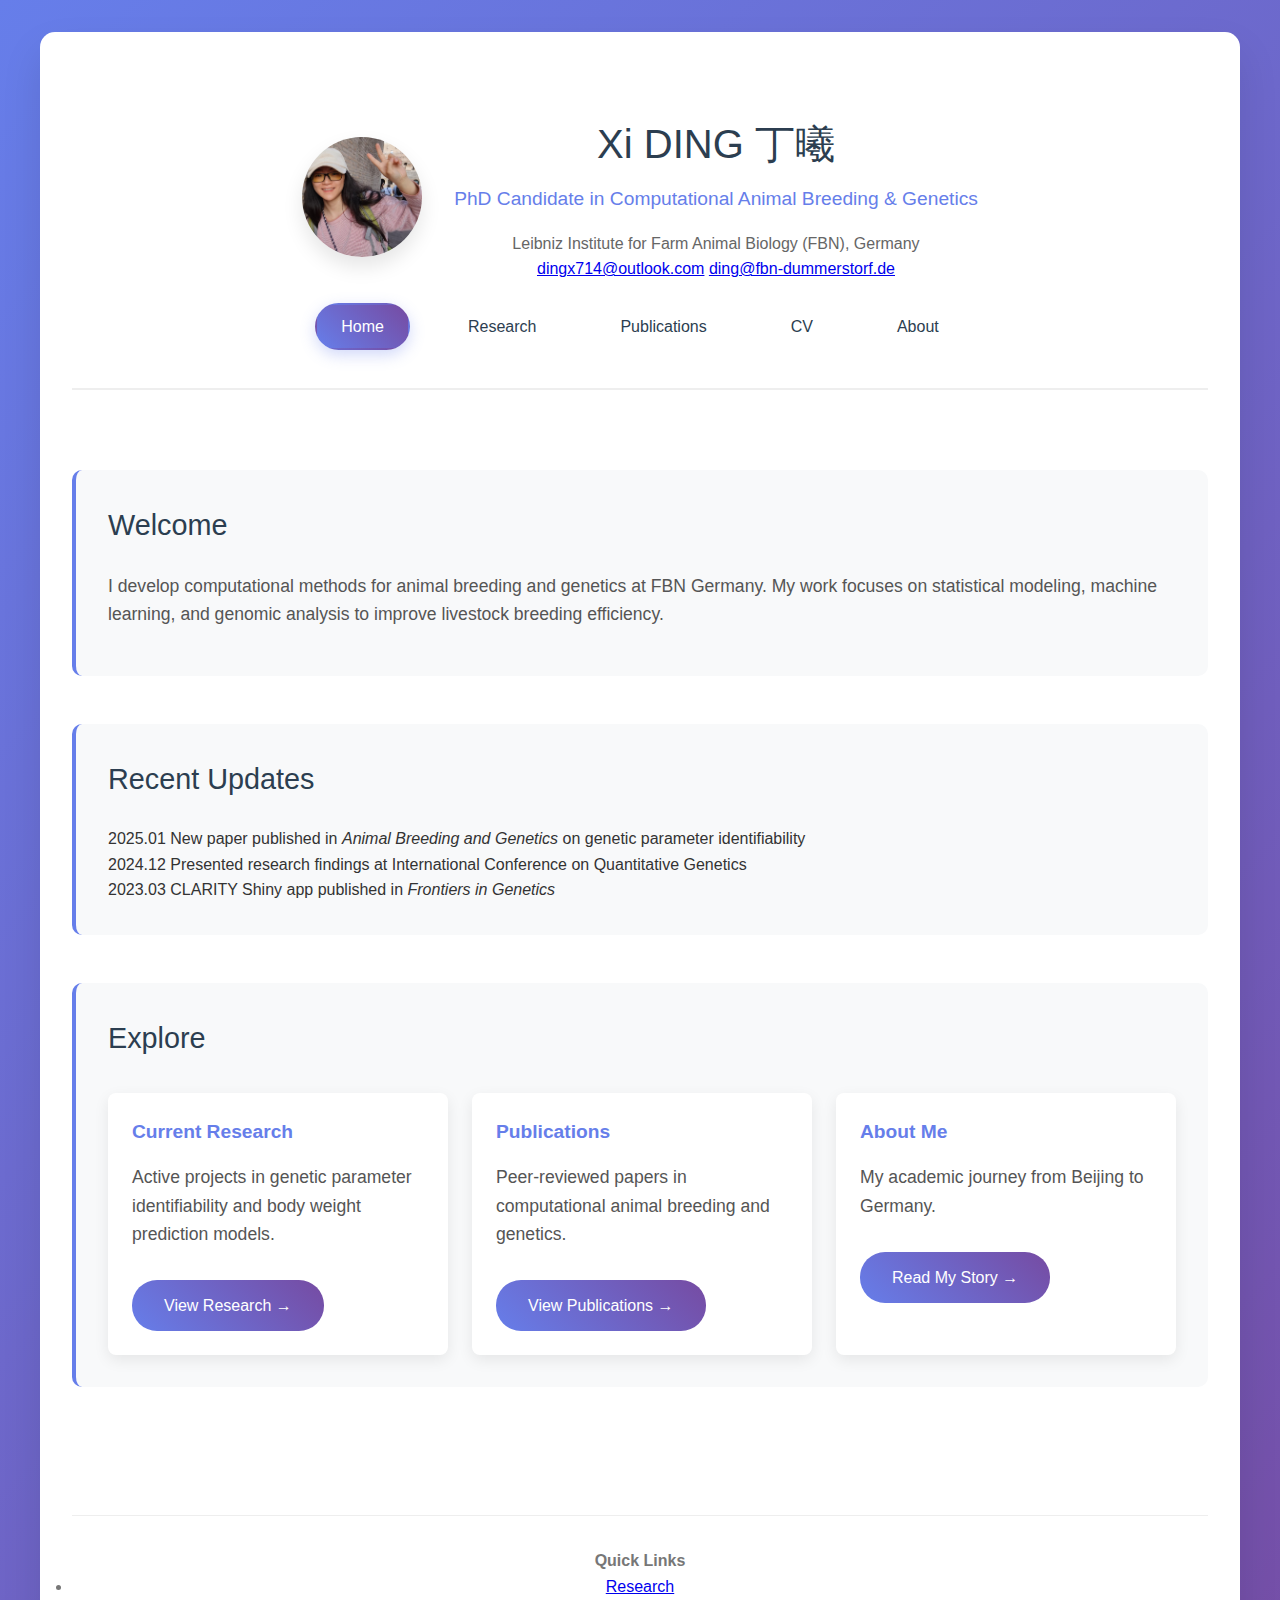
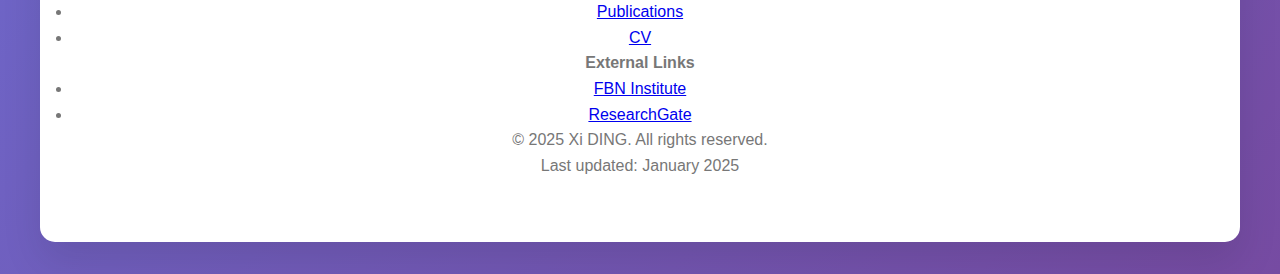
<file: index.html>
<!DOCTYPE html>
<html lang="en">
<head>
  <meta charset="UTF-8">
  <meta name="viewport" content="width=device-width, initial-scale=1.0">
  <title>Xi DING - Computational Animal Breeding & Genetics | FBN Germany</title>
  
  <!-- SEO Meta Tags -->
  <meta name="description" content="Xi DING - PhD candidate in computational animal breeding and genetics at Leibniz Institute for Farm Animal Biology (FBN), Germany. Research focus on genetic parameter identifiability and genomic analysis.">
  <meta name="keywords" content="Xi DING, animal genetics, computational breeding, quantitative genetics, FBN, Leibniz Institute, genetic parameters, genomic analysis, animal breeding, PhD researcher Germany">
  <meta name="author" content="Xi DING">
  
  <!-- Open Graph / Social Media -->
  <meta property="og:type" content="website">
  <meta property="og:title" content="Xi DING - Computational Animal Breeding & Genetics">
  <meta property="og:description" content="PhD candidate specializing in computational animal breeding and genetics at FBN Germany">
  <meta property="og:url" content="https://xd714.github.io/xiding/">
  <meta property="og:site_name" content="Xi DING Academic Website">
  
  <!-- Canonical URL -->
  <link rel="canonical" href="https://xd714.github.io/xiding/">
  
  <link rel="stylesheet" href="style.css">
</head>
<body>
  <div class="container">
    <header>
      <div class="profile-section">
        <div class="profile-image"></div>
        <div class="profile-info">
          <h1>Xi DING <span class="chinese-name">丁曦</span></h1>
          <div class="title">PhD Candidate in Computational Animal Breeding & Genetics</div>
          <div class="institution">Leibniz Institute for Farm Animal Biology (FBN), Germany</div>
          <div class="email">
            <a href="mailto:dingx714@outlook.com">dingx714@outlook.com</a>
            <a href="mailto:ding@fbn-dummerstorf.de">ding@fbn-dummerstorf.de</a>
          </div>
        </div>
      </div>
      
      <nav>
        <ul>
          <li><a href="index.html" class="active">Home</a></li>
          <li><a href="research.html">Research</a></li>
          <li><a href="publications.html">Publications</a></li>
          <li><a href="cv.html">CV</a></li>
          <li><a href="about.html">About</a></li>
        </ul>
      </nav>
    </header>

    <main>
      <!-- Brief Introduction -->
      <section class="section">
        <h2>Welcome</h2>
        <p>I develop computational methods for animal breeding and genetics at FBN Germany. My work focuses on statistical modeling, machine learning, and genomic analysis to improve livestock breeding efficiency.</p>
      </section>

      <!-- Current Work -->
      <section class="section news-section">
        <h2>Recent Updates</h2>
        <div class="news-list">
          <div class="news-item">
            <span class="news-date">2025.01</span>
            <span class="news-content">New paper published in <em>Animal Breeding and Genetics</em> on genetic parameter identifiability</span>
          </div>
          <div class="news-item">
            <span class="news-date">2024.12</span>
            <span class="news-content">Presented research findings at International Conference on Quantitative Genetics</span>
          </div>
          <div class="news-item">
            <span class="news-date">2023.03</span>
            <span class="news-content">CLARITY Shiny app published in <em>Frontiers in Genetics</em></span>
          </div>
        </div>
      </section>

      <!-- Quick Links -->
      <section class="section">
        <h2>Explore</h2>
        <div class="research-areas">
          <div class="research-card">
            <h3>Current Research</h3>
            <p>Active projects in genetic parameter identifiability and body weight prediction models.</p>
            <a href="research.html" class="btn">View Research →</a>
          </div>
          
          <div class="research-card">
            <h3>Publications</h3>
            <p>Peer-reviewed papers in computational animal breeding and genetics.</p>
            <a href="publications.html" class="btn">View Publications →</a>
          </div>
          
          <div class="research-card">
            <h3>About Me</h3>
            <p>My academic journey from Beijing to Germany.</p>
            <a href="about.html" class="btn">Read My Story →</a>
          </div>
        </div>
      </section>
    </main>

    <footer>
      <div class="footer-content">
        <div class="footer-section">
          <h4>Quick Links</h4>
          <ul>
            <li><a href="research.html">Research</a></li>
            <li><a href="publications.html">Publications</a></li>
            <li><a href="cv.html">CV</a></li>
          </ul>
        </div>
        <div class="footer-section">
          <h4>External Links</h4>
          <ul>
            <li><a href="https://www.fbn-dummerstorf.de/" target="_blank">FBN Institute</a></li>
            <li><a href="https://www.researchgate.net/profile/Xi-Ding-10" target="_blank">ResearchGate</a></li>
          </ul>
        </div>
        <div class="footer-section">
          <p>&copy; 2025 Xi DING. All rights reserved.</p>
          <p>Last updated: January 2025</p>
        </div>
      </div>
    </footer>
  </div>
</body>
</html>
</file>
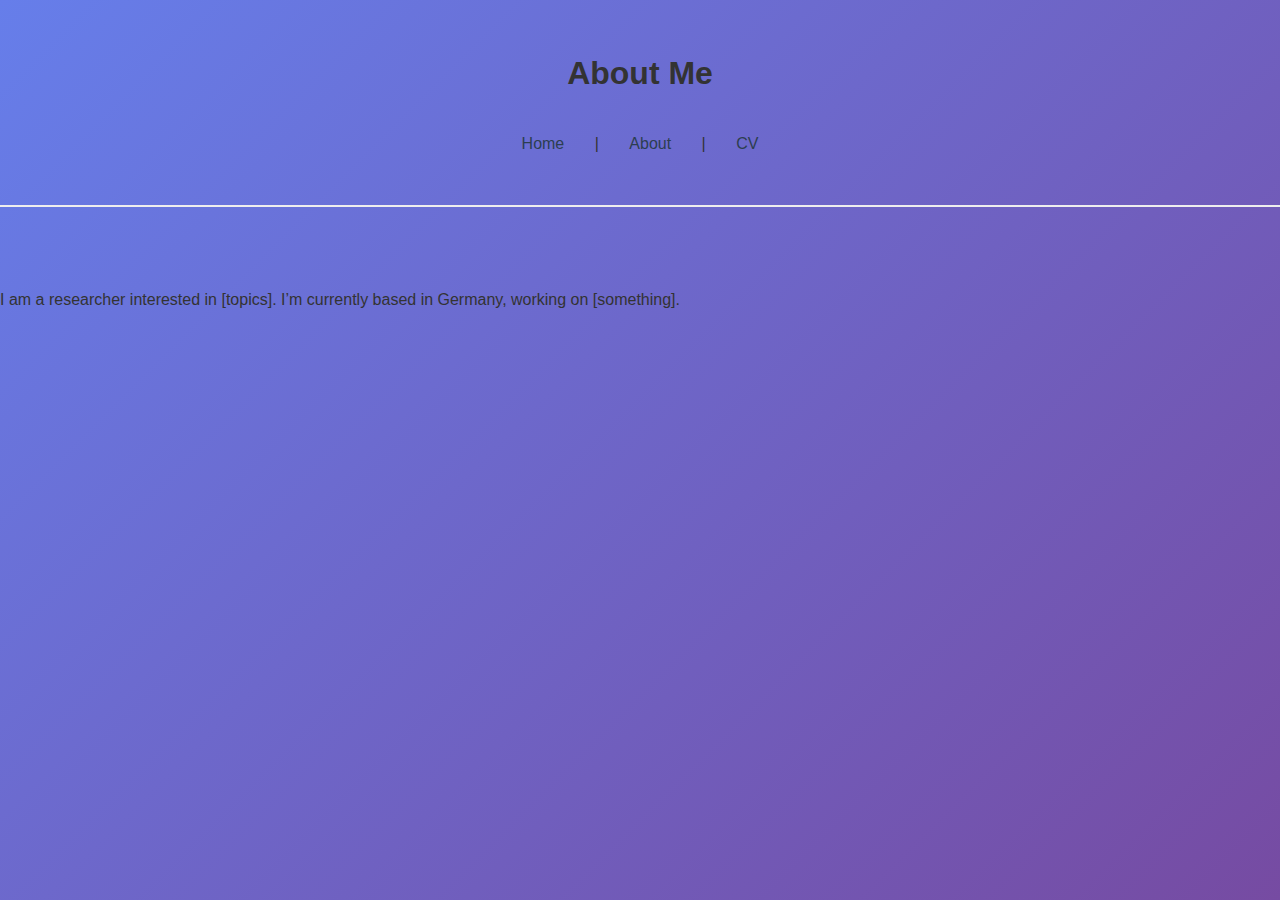
<file: about.html>
<!DOCTYPE html>
<html lang="en">
<head>
  <meta charset="UTF-8">
  <title>About - Your Name</title>
  <link rel="stylesheet" href="style.css">
</head>
<body>
  <header>
    <h1>About Me</h1>
    <nav>
      <a href="index.html">Home</a> |
      <a href="about.html">About</a> |
      <a href="cv.html">CV</a>
    </nav>
  </header>
  <main>
    <p>I am a researcher interested in [topics]. I’m currently based in Germany, working on [something].</p>
  </main>
</body>
</html>
</file>
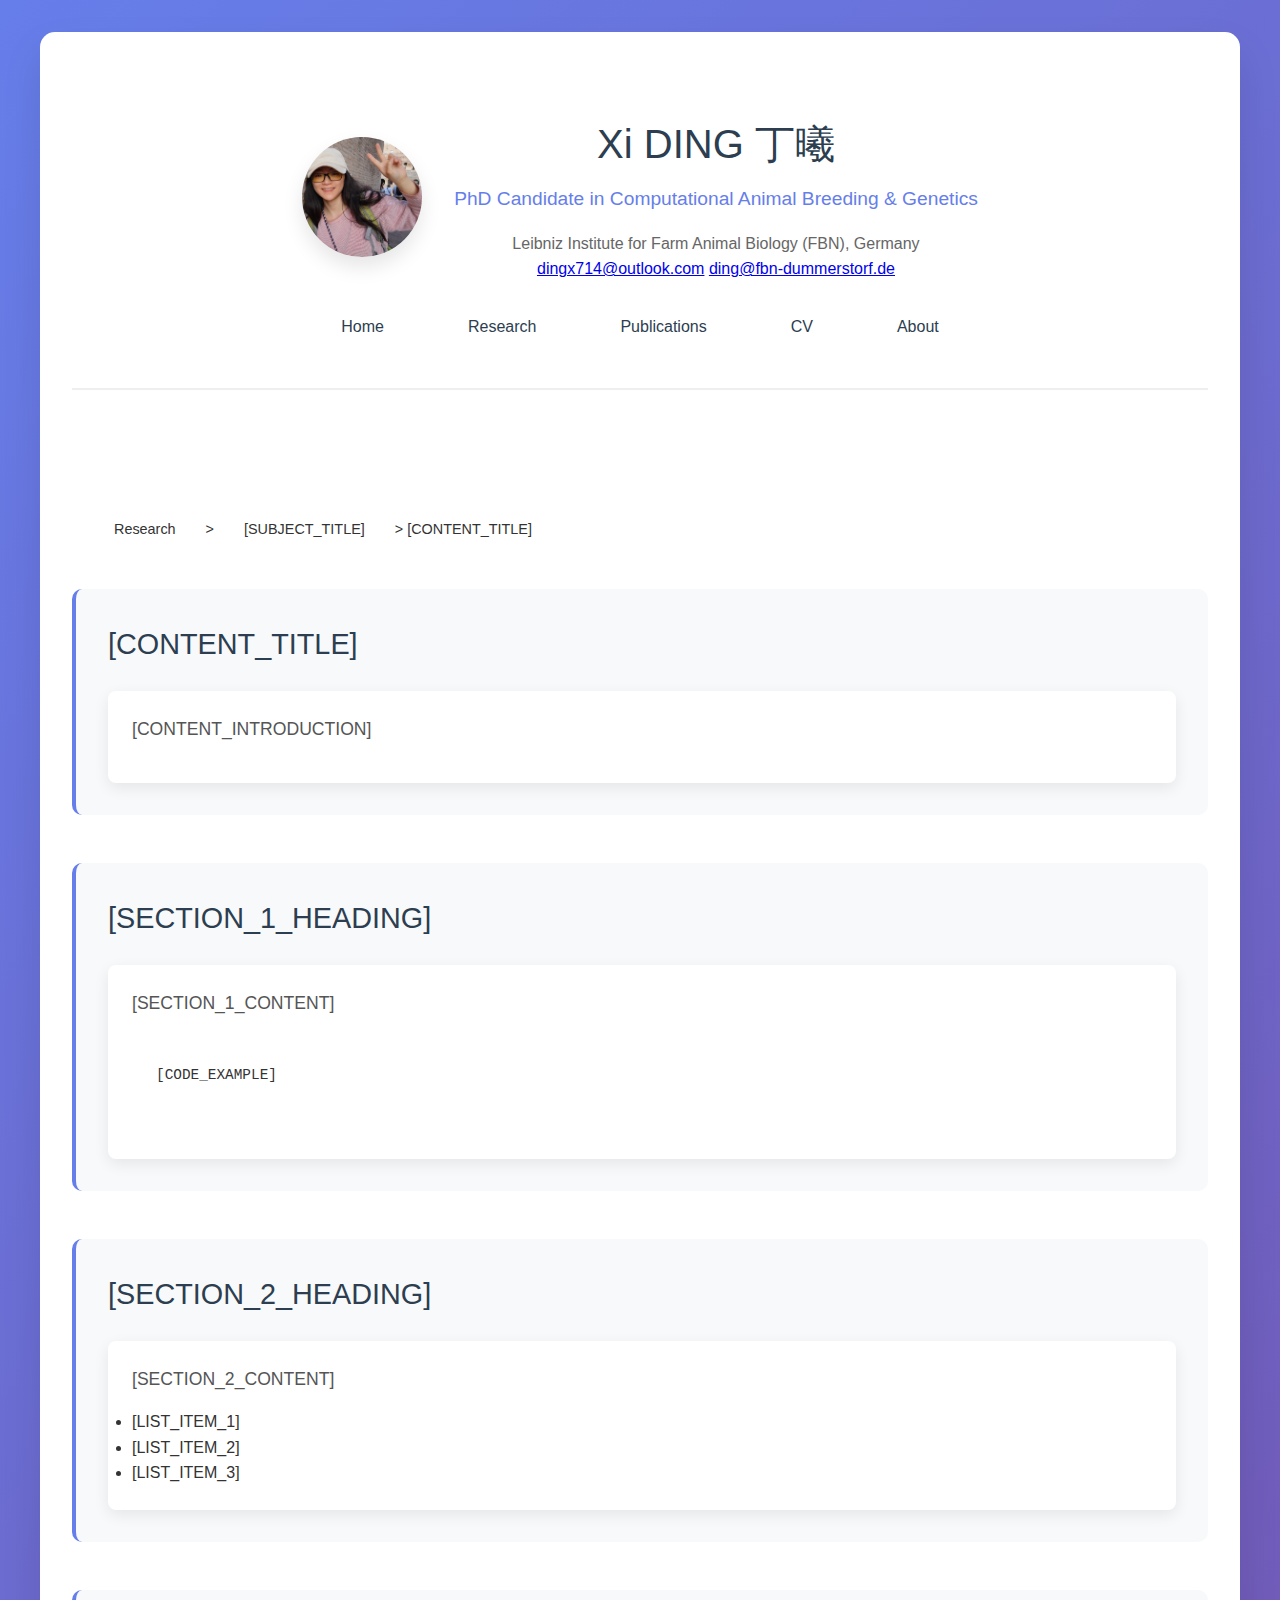
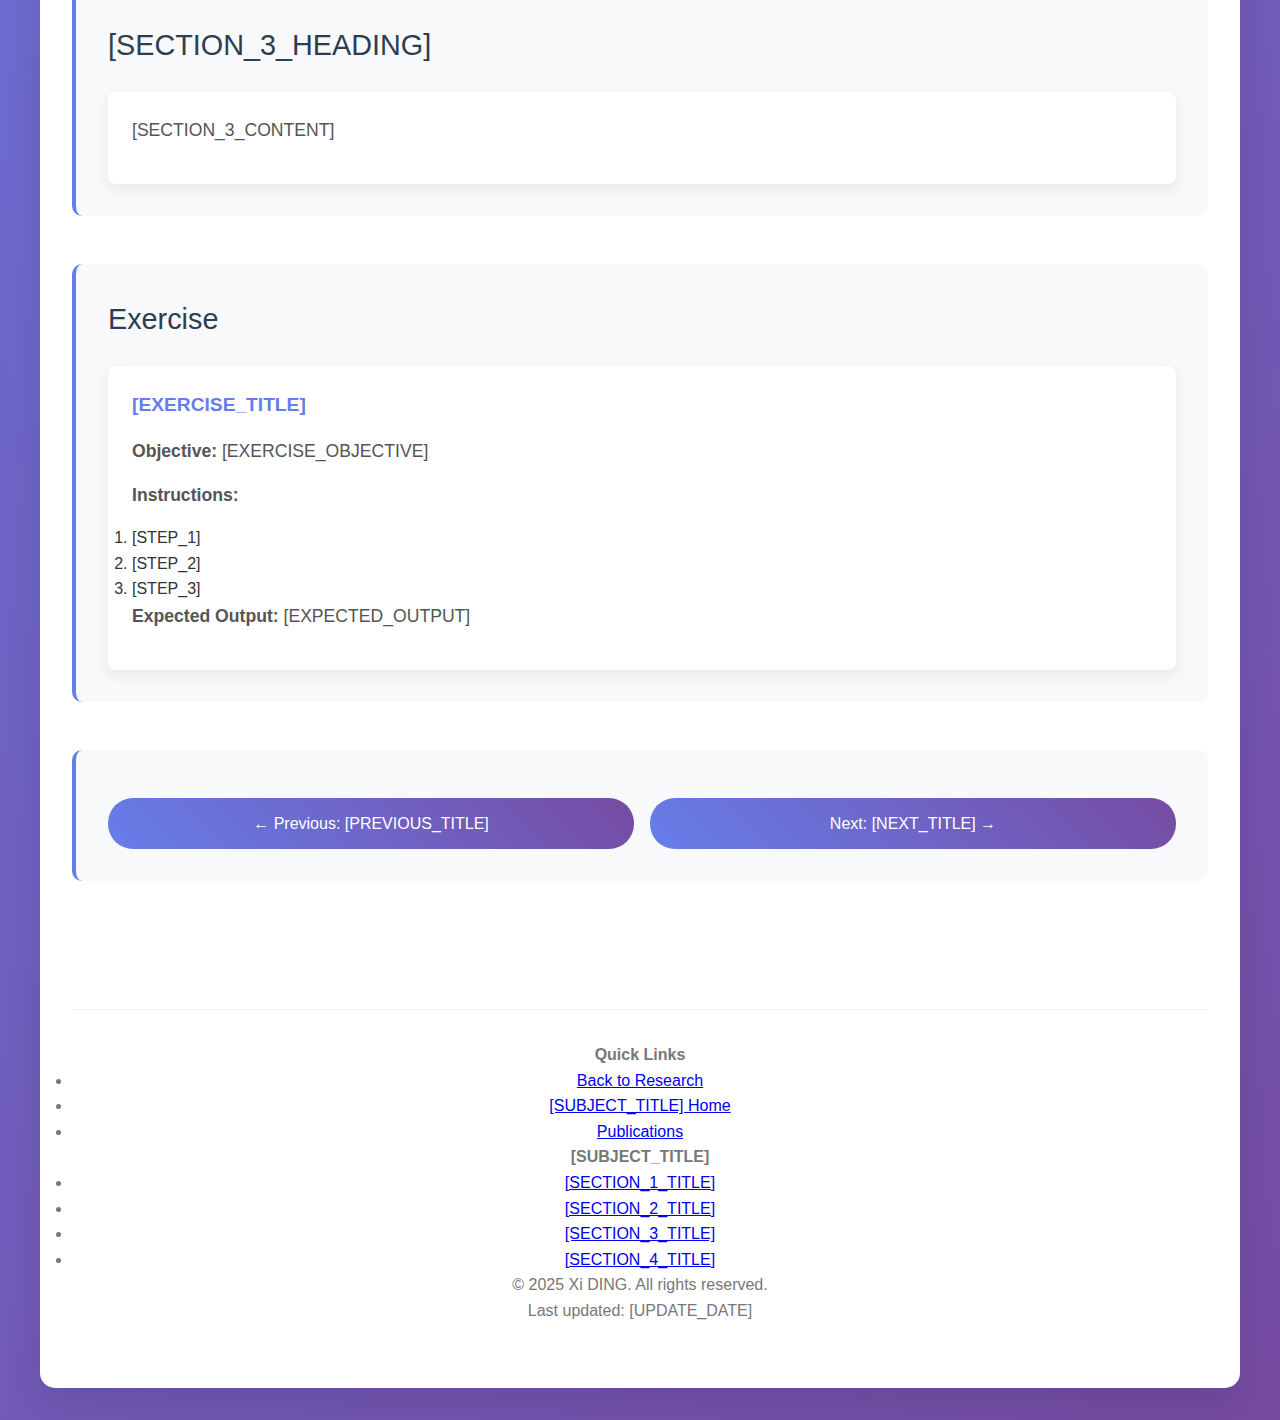
<file: content_template.html>
<!DOCTYPE html>
<html lang="en">
<head>
  <meta charset="UTF-8">
  <meta name="viewport" content="width=device-width, initial-scale=1.0">
  <title>[CONTENT_TITLE] - [SUBJECT_TITLE] - Xi DING</title>
  
  <!-- SEO Meta Tags -->
  <meta name="description" content="[CONTENT_DESCRIPTION]">
  <meta name="keywords" content="[KEYWORDS]">
  <meta name="author" content="Xi DING">
  
  <link rel="canonical" href="https://xd714.github.io/xiding/research/[SUBJECT_FOLDER]/[CONTENT_FILE].html">
  <link rel="stylesheet" href="../../style.css">
</head>
<body>
  <div class="container">
    <header>
      <div class="profile-section">
        <div class="profile-image"></div>
        <div class="profile-info">
          <h1>Xi DING <span class="chinese-name">丁曦</span></h1>
          <div class="title">PhD Candidate in Computational Animal Breeding & Genetics</div>
          <div class="institution">Leibniz Institute for Farm Animal Biology (FBN), Germany</div>
          <div class="email">
            <a href="mailto:dingx714@outlook.com">dingx714@outlook.com</a>
            <a href="mailto:ding@fbn-dummerstorf.de">ding@fbn-dummerstorf.de</a>
          </div>
        </div>
      </div>
      
      <nav>
        <ul>
          <li><a href="../../index.html">Home</a></li>
          <li><a href="../../research.html">Research</a></li>
          <li><a href="../../publications.html">Publications</a></li>
          <li><a href="../../cv.html">CV</a></li>
          <li><a href="../../about.html">About</a></li>
        </ul>
      </nav>
    </header>

    <main>
      <!-- Breadcrumb Navigation -->
      <nav class="breadcrumb">
        <a href="../../research.html">Research</a> > 
        <a href="index.html">[SUBJECT_TITLE]</a> > 
        <span>[CONTENT_TITLE]</span>
      </nav>

      <section class="section">
        <h2>[CONTENT_TITLE]</h2>
        <div class="research-card">
          <p>[CONTENT_INTRODUCTION]</p>
        </div>
      </section>

      <section class="section">
        <h2>[SECTION_1_HEADING]</h2>
        <div class="research-card">
          <p>[SECTION_1_CONTENT]</p>
          
          <!-- Optional: Code block -->
          <pre><code>[CODE_EXAMPLE]</code></pre>
        </div>
      </section>

      <section class="section">
        <h2>[SECTION_2_HEADING]</h2>
        <div class="research-card">
          <p>[SECTION_2_CONTENT]</p>
          
          <!-- Optional: List -->
          <ul>
            <li>[LIST_ITEM_1]</li>
            <li>[LIST_ITEM_2]</li>
            <li>[LIST_ITEM_3]</li>
          </ul>
        </div>
      </section>

      <section class="section">
        <h2>[SECTION_3_HEADING]</h2>
        <div class="research-card">
          <p>[SECTION_3_CONTENT]</p>
        </div>
      </section>

      <!-- Optional: Exercise Section -->
      <section class="section">
        <h2>Exercise</h2>
        <div class="research-card">
          <h3>[EXERCISE_TITLE]</h3>
          <p><strong>Objective:</strong> [EXERCISE_OBJECTIVE]</p>
          <p><strong>Instructions:</strong></p>
          <ol>
            <li>[STEP_1]</li>
            <li>[STEP_2]</li>
            <li>[STEP_3]</li>
          </ol>
          <p><strong>Expected Output:</strong> [EXPECTED_OUTPUT]</p>
        </div>
      </section>

      <!-- Navigation between pages -->
      <section class="section">
        <div class="page-navigation">
          <a href="[PREVIOUS_PAGE].html" class="btn nav-btn">← Previous: [PREVIOUS_TITLE]</a>
          <a href="[NEXT_PAGE].html" class="btn nav-btn">Next: [NEXT_TITLE] →</a>
        </div>
      </section>
    </main>

    <footer>
      <div class="footer-content">
        <div class="footer-section">
          <h4>Quick Links</h4>
          <ul>
            <li><a href="../../research.html">Back to Research</a></li>
            <li><a href="index.html">[SUBJECT_TITLE] Home</a></li>
            <li><a href="../../publications.html">Publications</a></li>
          </ul>
        </div>
        <div class="footer-section">
          <h4>[SUBJECT_TITLE]</h4>
          <ul>
            <li><a href="[SECTION_1_FILE].html">[SECTION_1_TITLE]</a></li>
            <li><a href="[SECTION_2_FILE].html">[SECTION_2_TITLE]</a></li>
            <li><a href="[SECTION_3_FILE].html">[SECTION_3_TITLE]</a></li>
            <li><a href="[SECTION_4_FILE].html">[SECTION_4_TITLE]</a></li>
          </ul>
        </div>
        <div class="footer-section">
          <p>&copy; 2025 Xi DING. All rights reserved.</p>
          <p>Last updated: [UPDATE_DATE]</p>
        </div>
      </div>
    </footer>
  </div>

  <style>
    /* Breadcrumb navigation */
    .breadcrumb {
      margin-bottom: 2rem;
      padding: 1rem;
      background: var(--light-gray);
      border-radius: 8px;
      font-size: 0.9rem;
    }

    .breadcrumb a {
      color: var(--accent-color);
      text-decoration: none;
      transition: color 0.3s ease;
    }

    .breadcrumb a:hover {
      color: var(--accent-hover);
    }

    .breadcrumb span {
      color: var(--dark-gray);
      font-weight: 500;
    }

    /* Code blocks */
    pre {
      background: var(--light-gray);
      padding: 1.5rem;
      border-radius: 8px;
      overflow-x: auto;
      margin: 1.5rem 0;
      border-left: 4px solid var(--accent-color);
    }

    code {
      font-family: 'Monaco', 'Menlo', 'Ubuntu Mono', monospace;
      font-size: 0.9rem;
      line-height: 1.4;
      color: var(--secondary-color);
    }

    /* Page navigation */
    .page-navigation {
      display: flex;
      justify-content: space-between;
      gap: 1rem;
      flex-wrap: wrap;
    }

    .nav-btn {
      flex: 1;
      min-width: 200px;
      text-align: center;
    }

    /* Ensure profile image works with relative path */
    .profile-image {
      background-image: url('../../profile.jpg');
    }

    /* Mobile adjustments */
    @media (max-width: 768px) {
      .page-navigation {
        flex-direction: column;
      }
      
      .nav-btn {
        min-width: auto;
      }
    }
  </style>
</body>
</html>
</file>
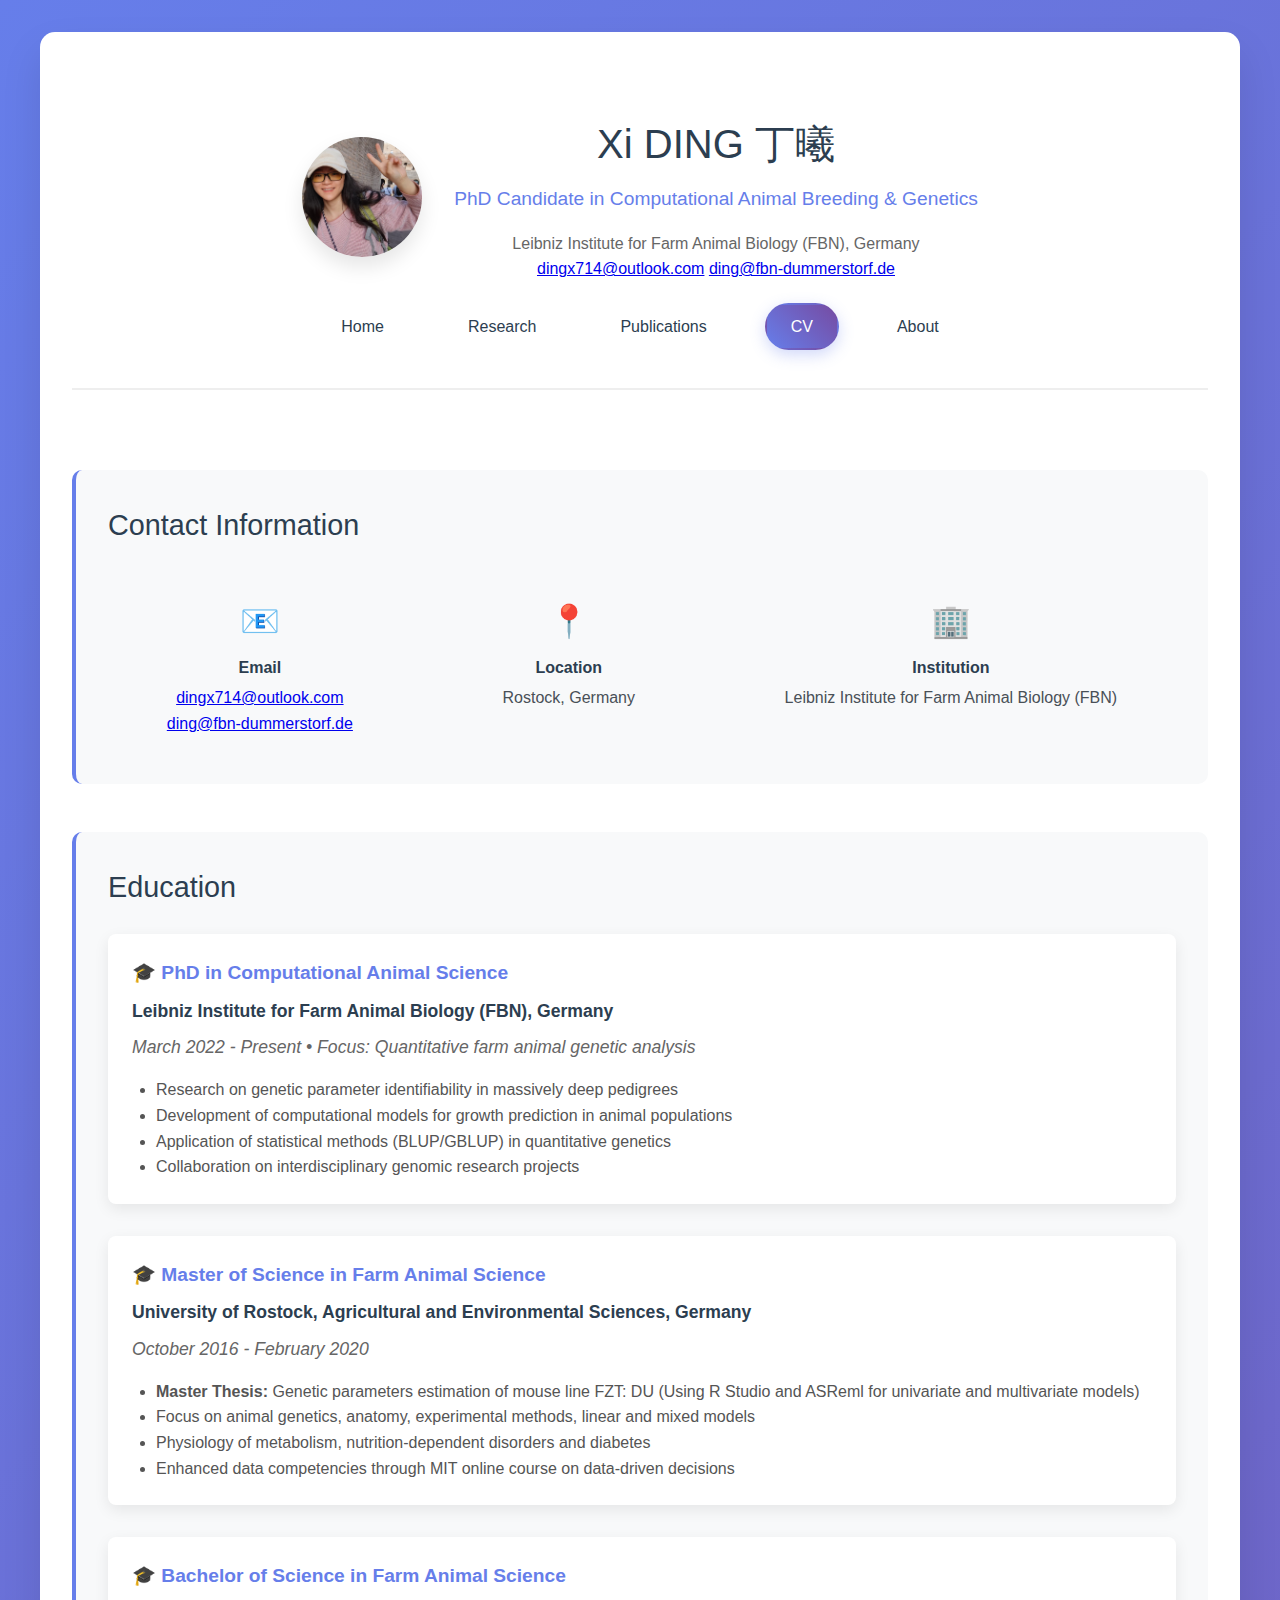
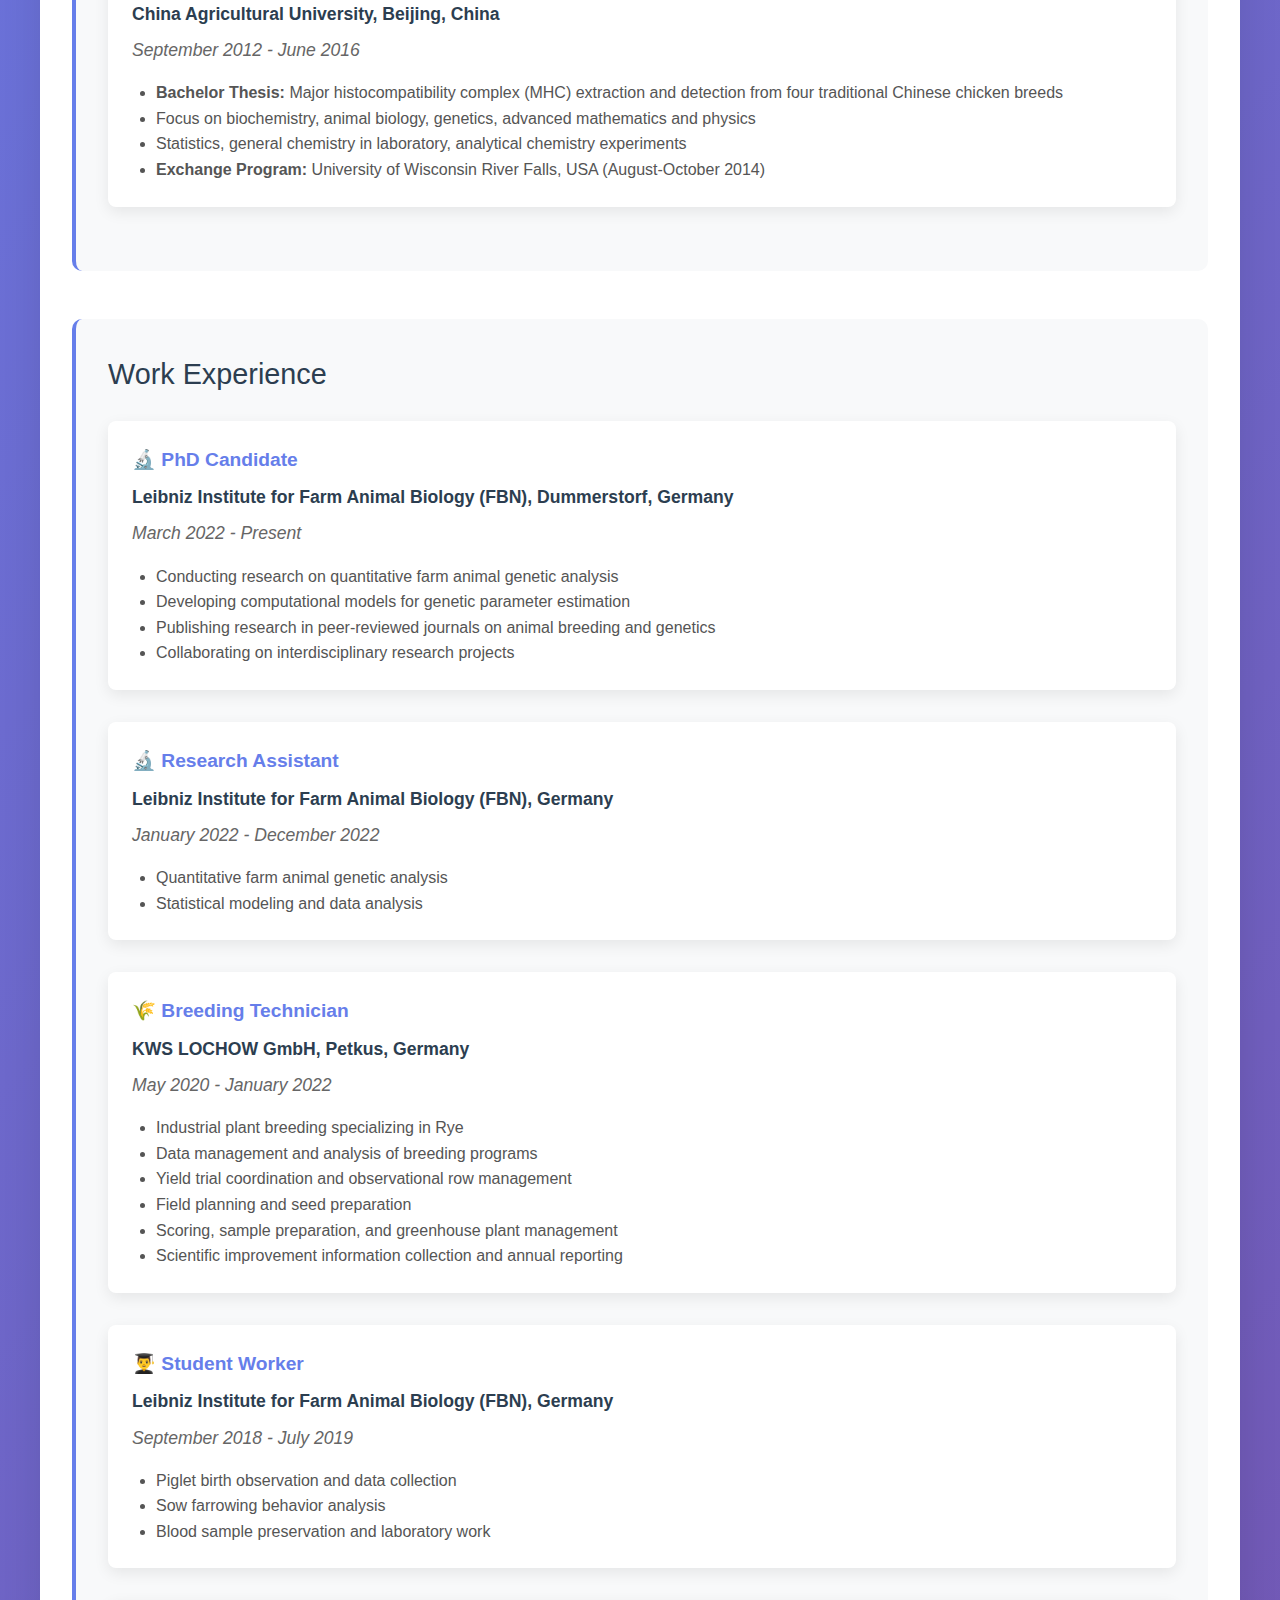
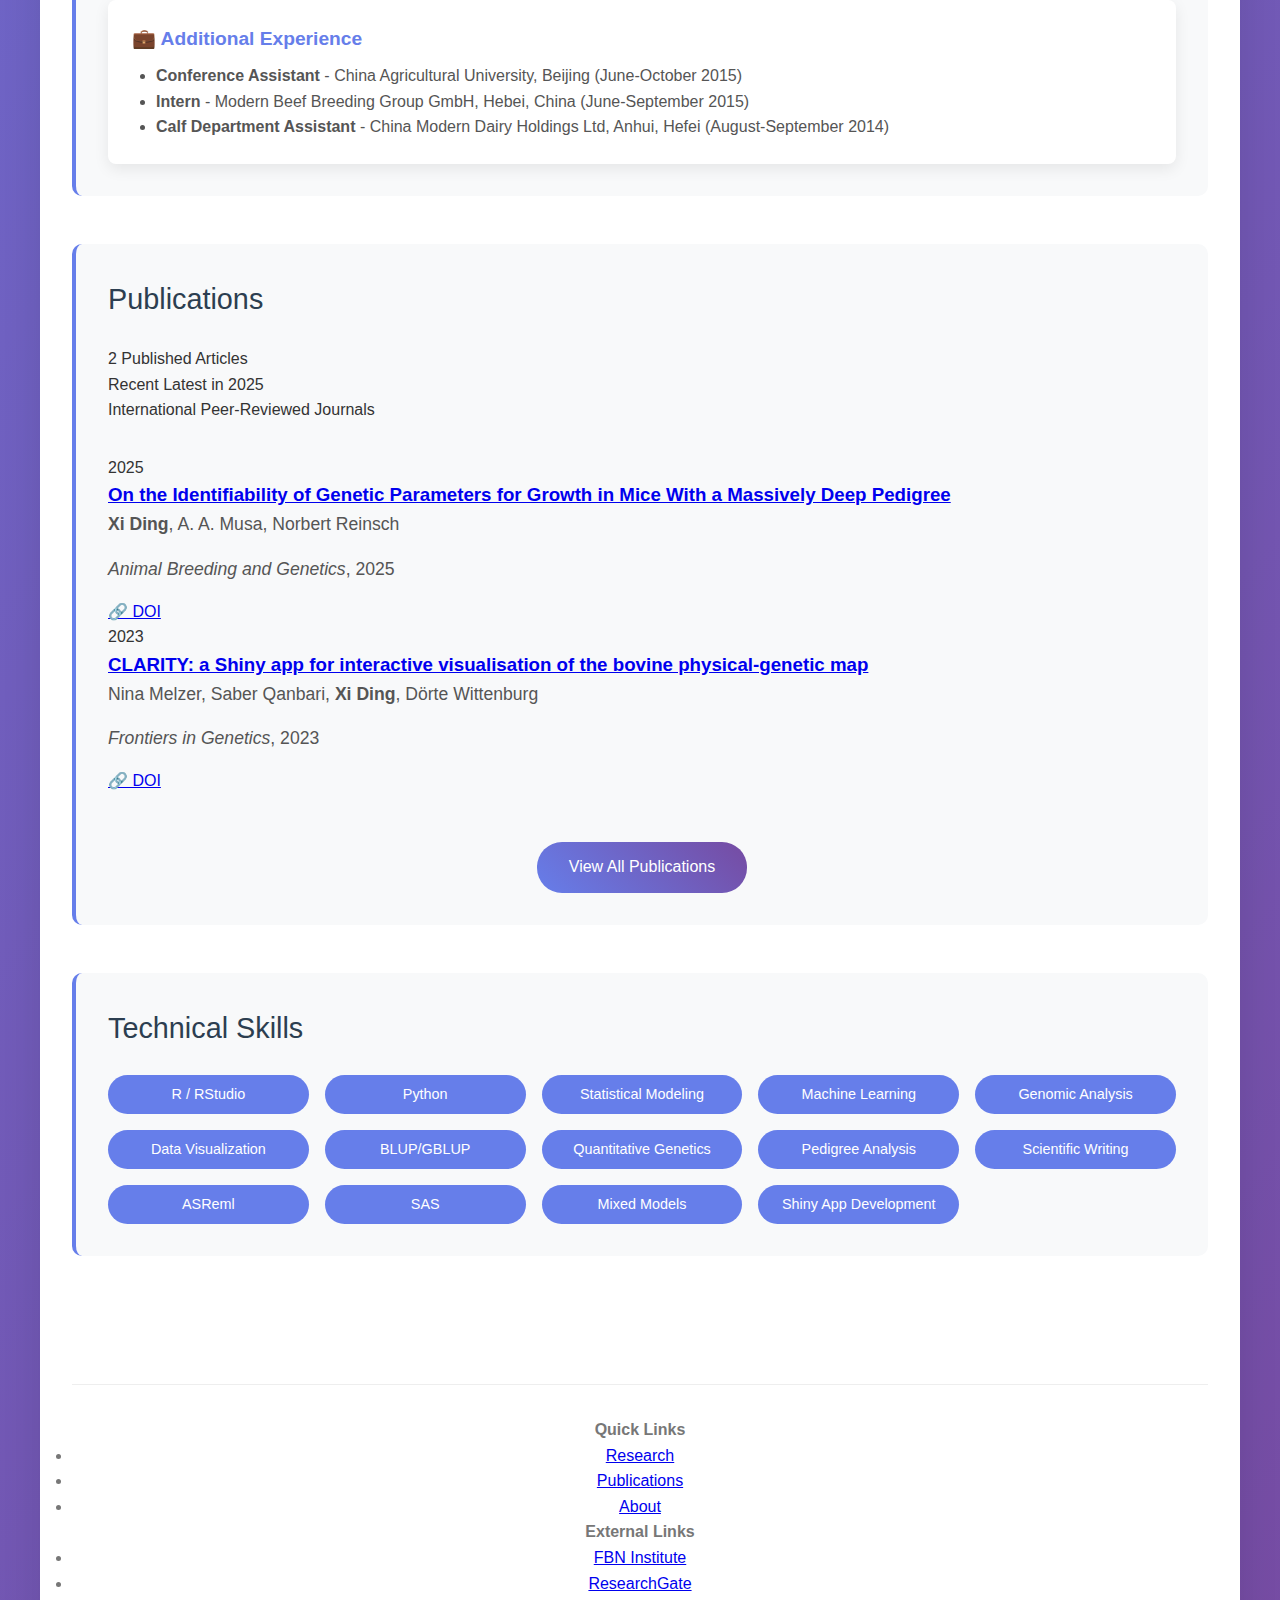
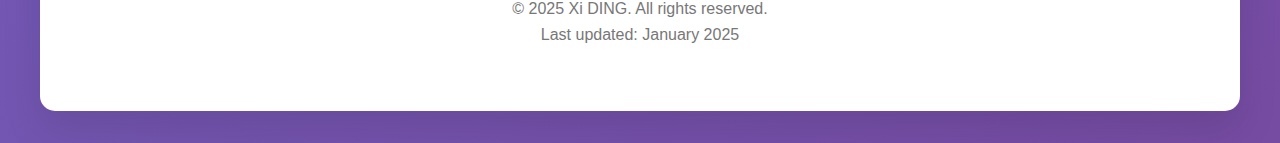
<file: cv.html>
<!DOCTYPE html>
<html lang="en">
<head>
  <meta charset="UTF-8">
  <meta name="viewport" content="width=device-width, initial-scale=1.0">
  <title>CV - Xi DING</title>
  
  <!-- SEO Meta Tags -->
  <meta name="description" content="CV of Xi DING - PhD candidate in computational animal breeding and genetics. Education, experience, publications, and technical skills.">
  <meta name="keywords" content="Xi DING CV, curriculum vitae, animal genetics, computational breeding, FBN, PhD researcher Germany">
  <meta name="author" content="Xi DING">
  
  <!-- Open Graph / Social Media -->
  <meta property="og:type" content="website">
  <meta property="og:title" content="CV - Xi DING">
  <meta property="og:description" content="Curriculum Vitae of Xi DING - PhD candidate in computational animal breeding and genetics">
  <meta property="og:url" content="https://xd714.github.io/xiding/cv.html">
  
  <!-- Canonical URL -->
  <link rel="canonical" href="https://xd714.github.io/xiding/cv.html">
  
  <link rel="stylesheet" href="style.css">
</head>
<body>
  <div class="container">
    <header>
      <div class="profile-section">
        <div class="profile-image"></div>
        <div class="profile-info">
          <h1>Xi DING <span class="chinese-name">丁曦</span></h1>
          <div class="title">PhD Candidate in Computational Animal Breeding & Genetics</div>
          <div class="institution">Leibniz Institute for Farm Animal Biology (FBN), Germany</div>
          <div class="email">
            <a href="mailto:dingx714@outlook.com">dingx714@outlook.com</a>
            <a href="mailto:ding@fbn-dummerstorf.de">ding@fbn-dummerstorf.de</a>
          </div>
        </div>
      </div>
      
      <nav>
        <ul>
          <li><a href="index.html">Home</a></li>
          <li><a href="research.html">Research</a></li>
          <li><a href="publications.html">Publications</a></li>
          <li><a href="cv.html" class="active">CV</a></li>
          <li><a href="about.html">About</a></li>
        </ul>
      </nav>
    </header>

    <main>
      <!-- Quick Contact Section -->
      <section class="section">
        <h2>Contact Information</h2>
        <div class="contact-info">
          <div class="contact-item">
            <div class="icon">📧</div>
            <div style="font-weight: 600; color: #2c3e50; margin-bottom: 0.3rem;">Email</div>
            <div style="color: #495057;">
              <a href="mailto:dingx714@outlook.com">dingx714@outlook.com</a><br>
              <a href="mailto:ding@fbn-dummerstorf.de">ding@fbn-dummerstorf.de</a>
            </div>
          </div>
          <div class="contact-item">
            <div class="icon">📍</div>
            <div style="font-weight: 600; color: #2c3e50; margin-bottom: 0.3rem;">Location</div>
            <div style="color: #495057;">Rostock, Germany</div>
          </div>
          <div class="contact-item">
            <div class="icon">🏢</div>
            <div style="font-weight: 600; color: #2c3e50; margin-bottom: 0.3rem;">Institution</div>
            <div style="color: #495057;">Leibniz Institute for Farm Animal Biology (FBN)</div>
          </div>
        </div>
      </section>

      <!-- Education Section -->
      <section class="section">
        <h2>Education</h2>
        
        <div class="research-card" style="margin-bottom: 2rem;">
          <h3 style="color: #667eea; margin-bottom: 0.5rem; display: flex; align-items: center; gap: 0.5rem;">
            🎓 PhD in Computational Animal Science
          </h3>
          <p style="font-weight: 600; color: #2c3e50; margin-bottom: 0.5rem;">Leibniz Institute for Farm Animal Biology (FBN), Germany</p>
          <p style="color: #666; margin-bottom: 1rem; font-style: italic;">March 2022 - Present • Focus: Quantitative farm animal genetic analysis</p>
          <ul style="margin-top: 1rem; color: #555; list-style-type: disc; margin-left: 1.5rem;">
            <li>Research on genetic parameter identifiability in massively deep pedigrees</li>
            <li>Development of computational models for growth prediction in animal populations</li>
            <li>Application of statistical methods (BLUP/GBLUP) in quantitative genetics</li>
            <li>Collaboration on interdisciplinary genomic research projects</li>
          </ul>
        </div>
        
        <div class="research-card" style="margin-bottom: 2rem;">
          <h3 style="color: #667eea; margin-bottom: 0.5rem; display: flex; align-items: center; gap: 0.5rem;">
            🎓 Master of Science in Farm Animal Science
          </h3>
          <p style="font-weight: 600; color: #2c3e50; margin-bottom: 0.5rem;">University of Rostock, Agricultural and Environmental Sciences, Germany</p>
          <p style="color: #666; margin-bottom: 1rem; font-style: italic;">October 2016 - February 2020</p>
          <ul style="margin-top: 1rem; color: #555; list-style-type: disc; margin-left: 1.5rem;">
            <li><strong>Master Thesis:</strong> Genetic parameters estimation of mouse line FZT: DU (Using R Studio and ASReml for univariate and multivariate models)</li>
            <li>Focus on animal genetics, anatomy, experimental methods, linear and mixed models</li>
            <li>Physiology of metabolism, nutrition-dependent disorders and diabetes</li>
            <li>Enhanced data competencies through MIT online course on data-driven decisions</li>
          </ul>
        </div>

        <div class="research-card" style="margin-bottom: 2rem;">
          <h3 style="color: #667eea; margin-bottom: 0.5rem; display: flex; align-items: center; gap: 0.5rem;">
            🎓 Bachelor of Science in Farm Animal Science
          </h3>
          <p style="font-weight: 600; color: #2c3e50; margin-bottom: 0.5rem;">China Agricultural University, Beijing, China</p>
          <p style="color: #666; margin-bottom: 1rem; font-style: italic;">September 2012 - June 2016</p>
          <ul style="margin-top: 1rem; color: #555; list-style-type: disc; margin-left: 1.5rem;">
            <li><strong>Bachelor Thesis:</strong> Major histocompatibility complex (MHC) extraction and detection from four traditional Chinese chicken breeds</li>
            <li>Focus on biochemistry, animal biology, genetics, advanced mathematics and physics</li>
            <li>Statistics, general chemistry in laboratory, analytical chemistry experiments</li>
            <li><strong>Exchange Program:</strong> University of Wisconsin River Falls, USA (August-October 2014)</li>
          </ul>
        </div>
      </section>

      <!-- Work Experience Section -->
      <section class="section">
        <h2>Work Experience</h2>
        
        <div class="research-card" style="margin-bottom: 2rem;">
          <h3 style="color: #667eea; margin-bottom: 0.5rem; display: flex; align-items: center; gap: 0.5rem;">
            🔬 PhD Candidate
          </h3>
          <p style="font-weight: 600; color: #2c3e50; margin-bottom: 0.5rem;">Leibniz Institute for Farm Animal Biology (FBN), Dummerstorf, Germany</p>
          <p style="color: #666; margin-bottom: 1rem; font-style: italic;">March 2022 - Present</p>
          <ul style="margin-top: 1rem; color: #555; list-style-type: disc; margin-left: 1.5rem;">
            <li>Conducting research on quantitative farm animal genetic analysis</li>
            <li>Developing computational models for genetic parameter estimation</li>
            <li>Publishing research in peer-reviewed journals on animal breeding and genetics</li>
            <li>Collaborating on interdisciplinary research projects</li>
          </ul>
        </div>

        <div class="research-card" style="margin-bottom: 2rem;">
          <h3 style="color: #667eea; margin-bottom: 0.5rem; display: flex; align-items: center; gap: 0.5rem;">
            🔬 Research Assistant
          </h3>
          <p style="font-weight: 600; color: #2c3e50; margin-bottom: 0.5rem;">Leibniz Institute for Farm Animal Biology (FBN), Germany</p>
          <p style="color: #666; margin-bottom: 1rem; font-style: italic;">January 2022 - December 2022</p>
          <ul style="margin-top: 1rem; color: #555; list-style-type: disc; margin-left: 1.5rem;">
            <li>Quantitative farm animal genetic analysis</li>
            <li>Statistical modeling and data analysis</li>
          </ul>
        </div>

        <div class="research-card" style="margin-bottom: 2rem;">
          <h3 style="color: #667eea; margin-bottom: 0.5rem; display: flex; align-items: center; gap: 0.5rem;">
            🌾 Breeding Technician
          </h3>
          <p style="font-weight: 600; color: #2c3e50; margin-bottom: 0.5rem;">KWS LOCHOW GmbH, Petkus, Germany</p>
          <p style="color: #666; margin-bottom: 1rem; font-style: italic;">May 2020 - January 2022</p>
          <ul style="margin-top: 1rem; color: #555; list-style-type: disc; margin-left: 1.5rem;">
            <li>Industrial plant breeding specializing in Rye</li>
            <li>Data management and analysis of breeding programs</li>
            <li>Yield trial coordination and observational row management</li>
            <li>Field planning and seed preparation</li>
            <li>Scoring, sample preparation, and greenhouse plant management</li>
            <li>Scientific improvement information collection and annual reporting</li>
          </ul>
        </div>

        <div class="research-card" style="margin-bottom: 2rem;">
          <h3 style="color: #667eea; margin-bottom: 0.5rem; display: flex; align-items: center; gap: 0.5rem;">
            👨‍🎓 Student Worker
          </h3>
          <p style="font-weight: 600; color: #2c3e50; margin-bottom: 0.5rem;">Leibniz Institute for Farm Animal Biology (FBN), Germany</p>
          <p style="color: #666; margin-bottom: 1rem; font-style: italic;">September 2018 - July 2019</p>
          <ul style="margin-top: 1rem; color: #555; list-style-type: disc; margin-left: 1.5rem;">
            <li>Piglet birth observation and data collection</li>
            <li>Sow farrowing behavior analysis</li>
            <li>Blood sample preservation and laboratory work</li>
          </ul>
        </div>

        <div class="research-card">
          <h3 style="color: #667eea; margin-bottom: 0.5rem;">💼 Additional Experience</h3>
          <ul style="color: #555; list-style-type: disc; margin-left: 1.5rem;">
            <li><strong>Conference Assistant</strong> - China Agricultural University, Beijing (June-October 2015)</li>
            <li><strong>Intern</strong> - Modern Beef Breeding Group GmbH, Hebei, China (June-September 2015)</li>
            <li><strong>Calf Department Assistant</strong> - China Modern Dairy Holdings Ltd, Anhui, Hefei (August-September 2014)</li>
          </ul>
        </div>
      </section>

      <!-- Publications Section -->
      <section class="section">
        <h2>Publications</h2>
        
        <!-- Publication Stats -->
        <div class="stats-grid" style="margin-bottom: 2rem;">
          <div class="stat-card">
            <span class="stat-number">2</span>
            <span class="stat-label">Published Articles</span>
          </div>
          <div class="stat-card">
            <span class="stat-number">Recent</span>
            <span class="stat-label">Latest in 2025</span>
          </div>
          <div class="stat-card">
            <span class="stat-number">International</span>
            <span class="stat-label">Peer-Reviewed Journals</span>
          </div>
        </div>
        
        <!-- Featured Publications -->
        <div class="publication-highlight">
          <div class="pub-year">2025</div>
          <div class="pub-content">
            <h3><a href="https://onlinelibrary.wiley.com/doi/10.1111/jbg.12938" target="_blank">On the Identifiability of Genetic Parameters for Growth in Mice With a Massively Deep Pedigree</a></h3>
            <p class="authors"><strong>Xi Ding</strong>, A. A. Musa, Norbert Reinsch</p>
            <p class="journal"><em>Animal Breeding and Genetics</em>, 2025</p>
            <div class="pub-links">
              <a href="https://onlinelibrary.wiley.com/doi/10.1111/jbg.12938" target="_blank" class="link-btn">🔗 DOI</a>
            </div>
          </div>
        </div>

        <div class="publication-highlight">
          <div class="pub-year">2023</div>
          <div class="pub-content">
            <h3><a href="https://www.frontiersin.org/articles/10.3389/fgene.2023.1082782/full" target="_blank">CLARITY: a Shiny app for interactive visualisation of the bovine physical-genetic map</a></h3>
            <p class="authors">Nina Melzer, Saber Qanbari, <strong>Xi Ding</strong>, Dörte Wittenburg</p>
            <p class="journal"><em>Frontiers in Genetics</em>, 2023</p>
            <div class="pub-links">
              <a href="https://www.frontiersin.org/articles/10.3389/fgene.2023.1082782/full" target="_blank" class="link-btn">🔗 DOI</a>
            </div>
          </div>
        </div>

        <div style="text-align: center; margin-top: 2rem;">
          <a href="publications.html" class="btn">View All Publications</a>
        </div>
      </section>

      <!-- Technical Skills -->
      <section class="section">
        <h2>Technical Skills</h2>
        <div class="skills-grid">
          <div class="skill-tag">R / RStudio</div>
          <div class="skill-tag">Python</div>
          <div class="skill-tag">Statistical Modeling</div>
          <div class="skill-tag">Machine Learning</div>
          <div class="skill-tag">Genomic Analysis</div>
          <div class="skill-tag">Data Visualization</div>
          <div class="skill-tag">BLUP/GBLUP</div>
          <div class="skill-tag">Quantitative Genetics</div>
          <div class="skill-tag">Pedigree Analysis</div>
          <div class="skill-tag">Scientific Writing</div>
          <div class="skill-tag">ASReml</div>
          <div class="skill-tag">SAS</div>
          <div class="skill-tag">Mixed Models</div>
          <div class="skill-tag">Shiny App Development</div>
        </div>
      </section>
    </main>

    <footer>
      <div class="footer-content">
        <div class="footer-section">
          <h4>Quick Links</h4>
          <ul>
            <li><a href="research.html">Research</a></li>
            <li><a href="publications.html">Publications</a></li>
            <li><a href="about.html">About</a></li>
          </ul>
        </div>
        <div class="footer-section">
          <h4>External Links</h4>
          <ul>
            <li><a href="https://www.fbn-dummerstorf.de/" target="_blank">FBN Institute</a></li>
            <li><a href="https://www.researchgate.net/profile/Xi-Ding-10" target="_blank">ResearchGate</a></li>
          </ul>
        </div>
        <div class="footer-section">
          <p>&copy; 2025 Xi DING. All rights reserved.</p>
          <p>Last updated: January 2025</p>
        </div>
      </div>
    </footer>
  </div>
</body>
</html>
</file>
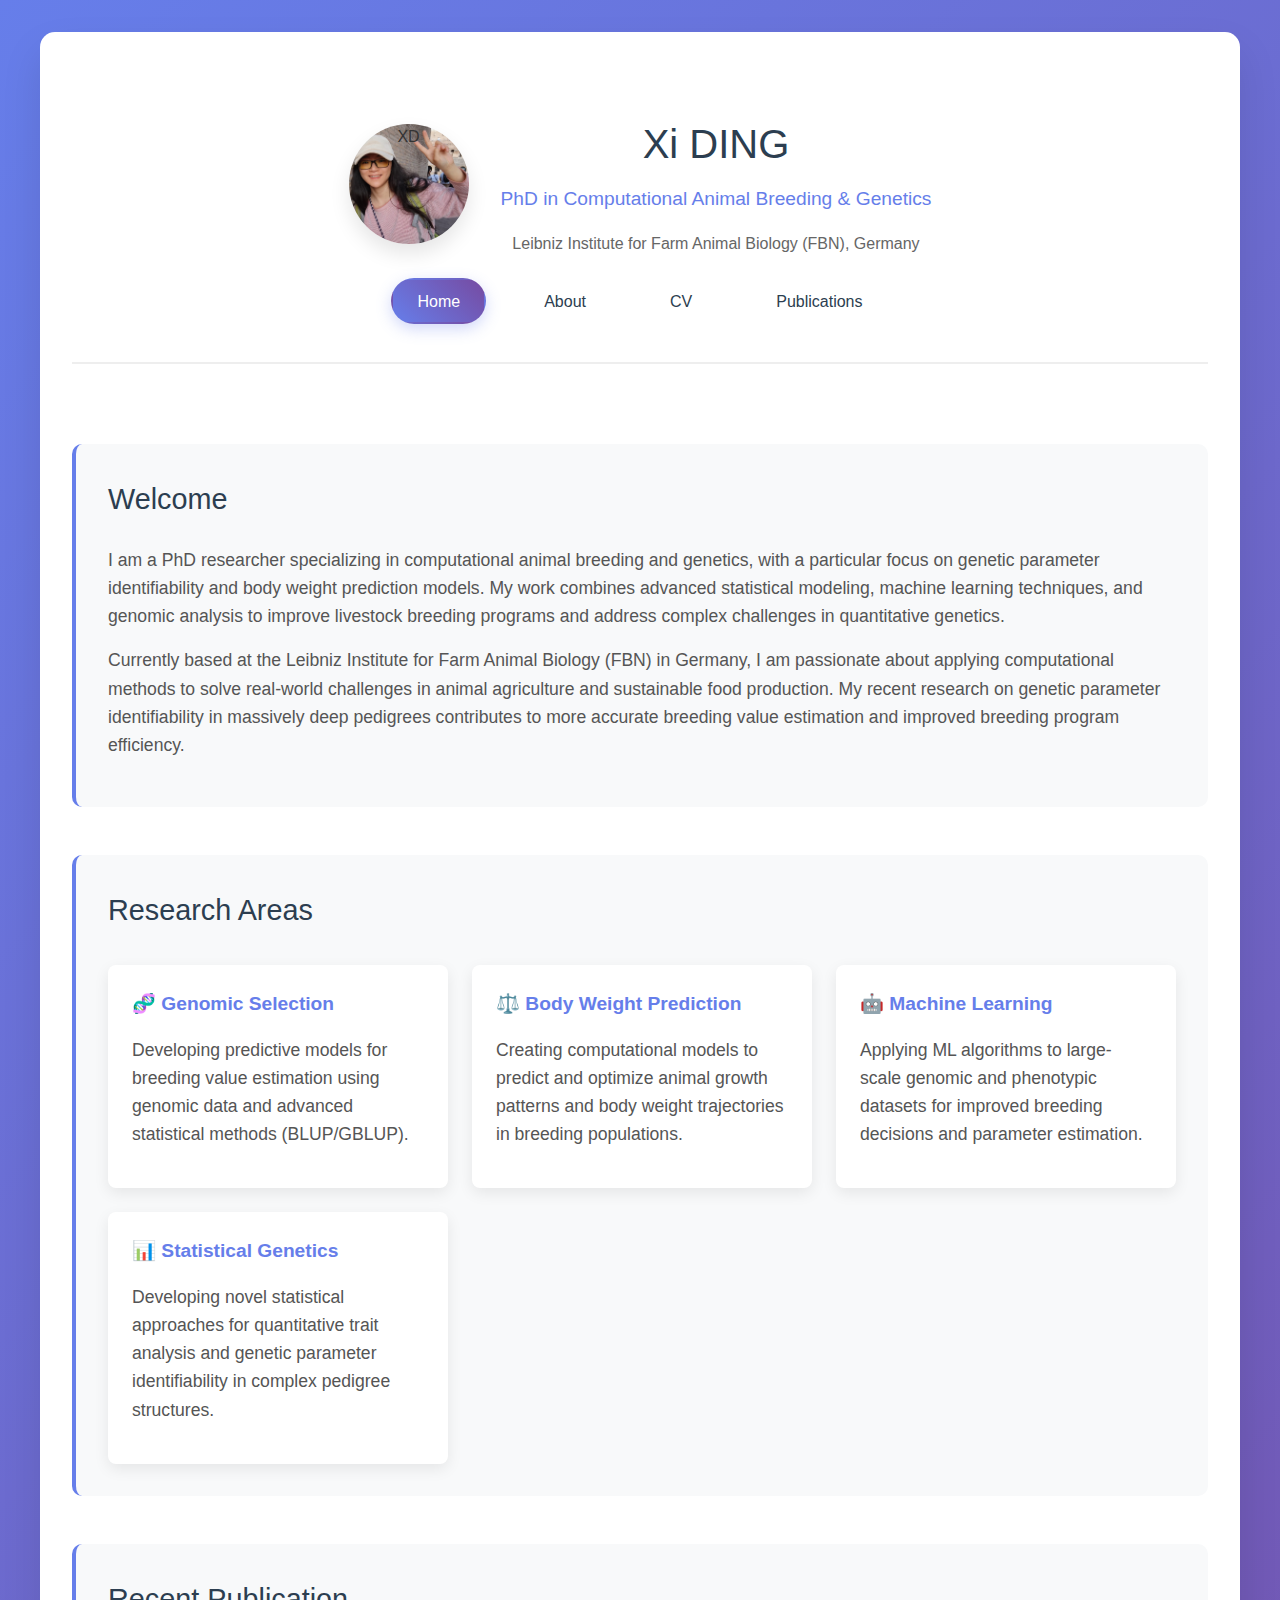
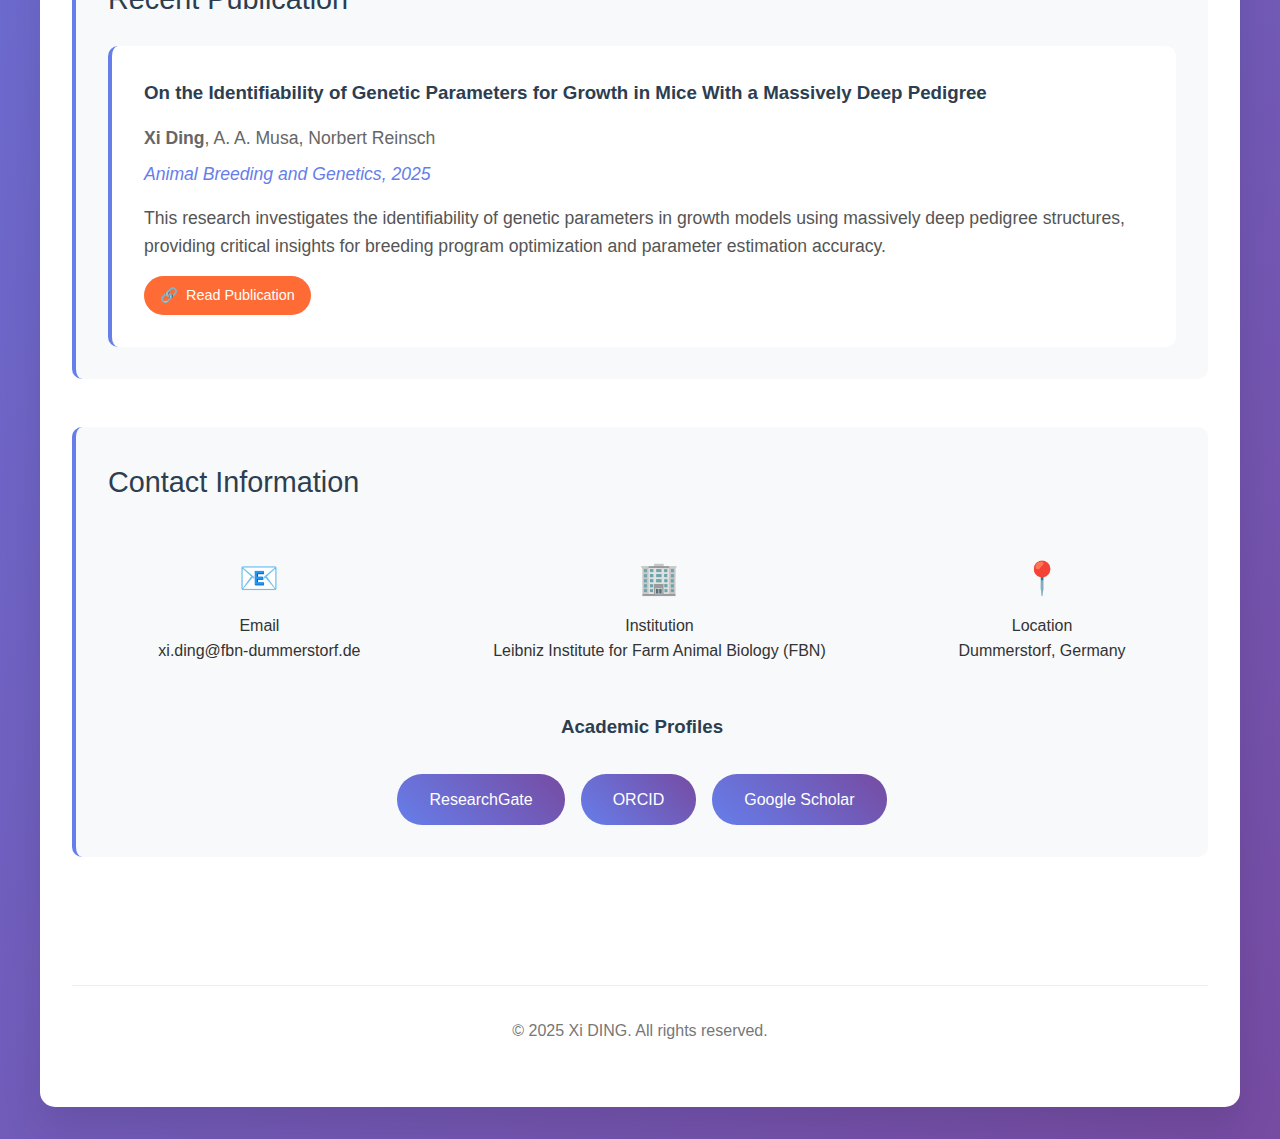
<file: profile.html>
<!DOCTYPE html>
<html lang="en">
<head>
  <meta charset="UTF-8">
  <meta name="viewport" content="width=device-width, initial-scale=1.0">
  <title>Xi DING - Computational Animal Breeding & Genetics</title>
  <link rel="stylesheet" href="style.css">
</head>
<body>
  <div class="container">
    <header>
      <div class="profile-section">
        <div class="profile-image">XD</div>
        <div class="profile-info">
          <h1>Xi DING</h1>
          <div class="title">PhD in Computational Animal Breeding & Genetics</div>
          <div class="institution">Leibniz Institute for Farm Animal Biology (FBN), Germany</div>
        </div>
      </div>
      
      <nav>
        <ul>
          <li><a href="index.html" class="active">Home</a></li>
          <li><a href="about.html">About</a></li>
          <li><a href="cv.html">CV</a></li>
          <li><a href="publications.html">Publications</a></li>
        </ul>
      </nav>
    </header>

    <main>
      <section id="home" class="section">
        <h2>Welcome</h2>
        <p>I am a PhD researcher specializing in computational animal breeding and genetics, with a particular focus on genetic parameter identifiability and body weight prediction models. My work combines advanced statistical modeling, machine learning techniques, and genomic analysis to improve livestock breeding programs and address complex challenges in quantitative genetics.</p>
        <p>Currently based at the Leibniz Institute for Farm Animal Biology (FBN) in Germany, I am passionate about applying computational methods to solve real-world challenges in animal agriculture and sustainable food production. My recent research on genetic parameter identifiability in massively deep pedigrees contributes to more accurate breeding value estimation and improved breeding program efficiency.</p>
      </section>

      <section id="research" class="section">
        <h2>Research Areas</h2>
        <div class="research-areas">
          <div class="research-card">
            <h3>🧬 Genomic Selection</h3>
            <p>Developing predictive models for breeding value estimation using genomic data and advanced statistical methods (BLUP/GBLUP).</p>
          </div>
          <div class="research-card">
            <h3>⚖️ Body Weight Prediction</h3>
            <p>Creating computational models to predict and optimize animal growth patterns and body weight trajectories in breeding populations.</p>
          </div>
          <div class="research-card">
            <h3>🤖 Machine Learning</h3>
            <p>Applying ML algorithms to large-scale genomic and phenotypic datasets for improved breeding decisions and parameter estimation.</p>
          </div>
          <div class="research-card">
            <h3>📊 Statistical Genetics</h3>
            <p>Developing novel statistical approaches for quantitative trait analysis and genetic parameter identifiability in complex pedigree structures.</p>
          </div>
        </div>
      </section>

      <!-- Recent Publication Highlight -->
      <section id="recent-work" class="section">
        <h2>Recent Publication</h2>
        <div style="background: white; padding: 2rem; border-radius: 10px; border-left: 4px solid #667eea;">
          <h3 style="color: #2c3e50; margin-bottom: 1rem;">
            <a href="https://onlinelibrary.wiley.com/doi/10.1111/jbg.12938" target="_blank" style="text-decoration: none; color: #2c3e50;">
              On the Identifiability of Genetic Parameters for Growth in Mice With a Massively Deep Pedigree
            </a>
          </h3>
          <p style="color: #666; margin-bottom: 0.5rem;"><strong>Xi Ding</strong>, A. A. Musa, Norbert Reinsch</p>
          <p style="color: #667eea; font-style: italic; margin-bottom: 1rem;"><em>Animal Breeding and Genetics</em>, 2025</p>
          <p style="color: #555; line-height: 1.6;">This research investigates the identifiability of genetic parameters in growth models using massively deep pedigree structures, providing critical insights for breeding program optimization and parameter estimation accuracy.</p>
          <div style="margin-top: 1rem;">
            <a href="https://onlinelibrary.wiley.com/doi/10.1111/jbg.12938" target="_blank" class="link-btn doi-btn" style="display: inline-flex; align-items: center; gap: 0.5rem; padding: 0.5rem 1rem; background: #ff6b35; color: white; text-decoration: none; border-radius: 20px; font-size: 0.9rem;">
              <span>🔗</span> Read Publication
            </a>
          </div>
        </div>
      </section>

      <section id="contact" class="section">
        <h2>Contact Information</h2>
        <div class="contact-info">
          <div class="contact-item">
            <div class="icon">📧</div>
            <div>Email</div>
            <div>xi.ding@fbn-dummerstorf.de</div>
          </div>
          <div class="contact-item">
            <div class="icon">🏢</div>
            <div>Institution</div>
            <div>Leibniz Institute for Farm Animal Biology (FBN)</div>
          </div>
          <div class="contact-item">
            <div class="icon">📍</div>
            <div>Location</div>
            <div>Dummerstorf, Germany</div>
          </div>
        </div>
        
        <!-- Quick Links to Academic Profiles -->
        <div style="text-align: center; margin-top: 2rem;">
          <h3 style="color: #2c3e50; margin-bottom: 1rem;">Academic Profiles</h3>
          <div style="display: flex; justify-content: center; gap: 1rem; flex-wrap: wrap;">
            <a href="https://www.researchgate.net/profile/Xi-Ding-10?ev=hdr_xprf" target="_blank" class="btn">ResearchGate</a>
            <a href="https://orcid.org/0000-0000-0000-0000" target="_blank" class="btn">ORCID</a>
            <a href="https://scholar.google.com/citations?user=YOUR_ID" target="_blank" class="btn">Google Scholar</a>
          </div>
        </div>
      </section>
    </main>

    <footer>
      <p>&copy; 2025 Xi DING. All rights reserved.</p>
    </footer>
  </div>
</body>
</html>
</file>
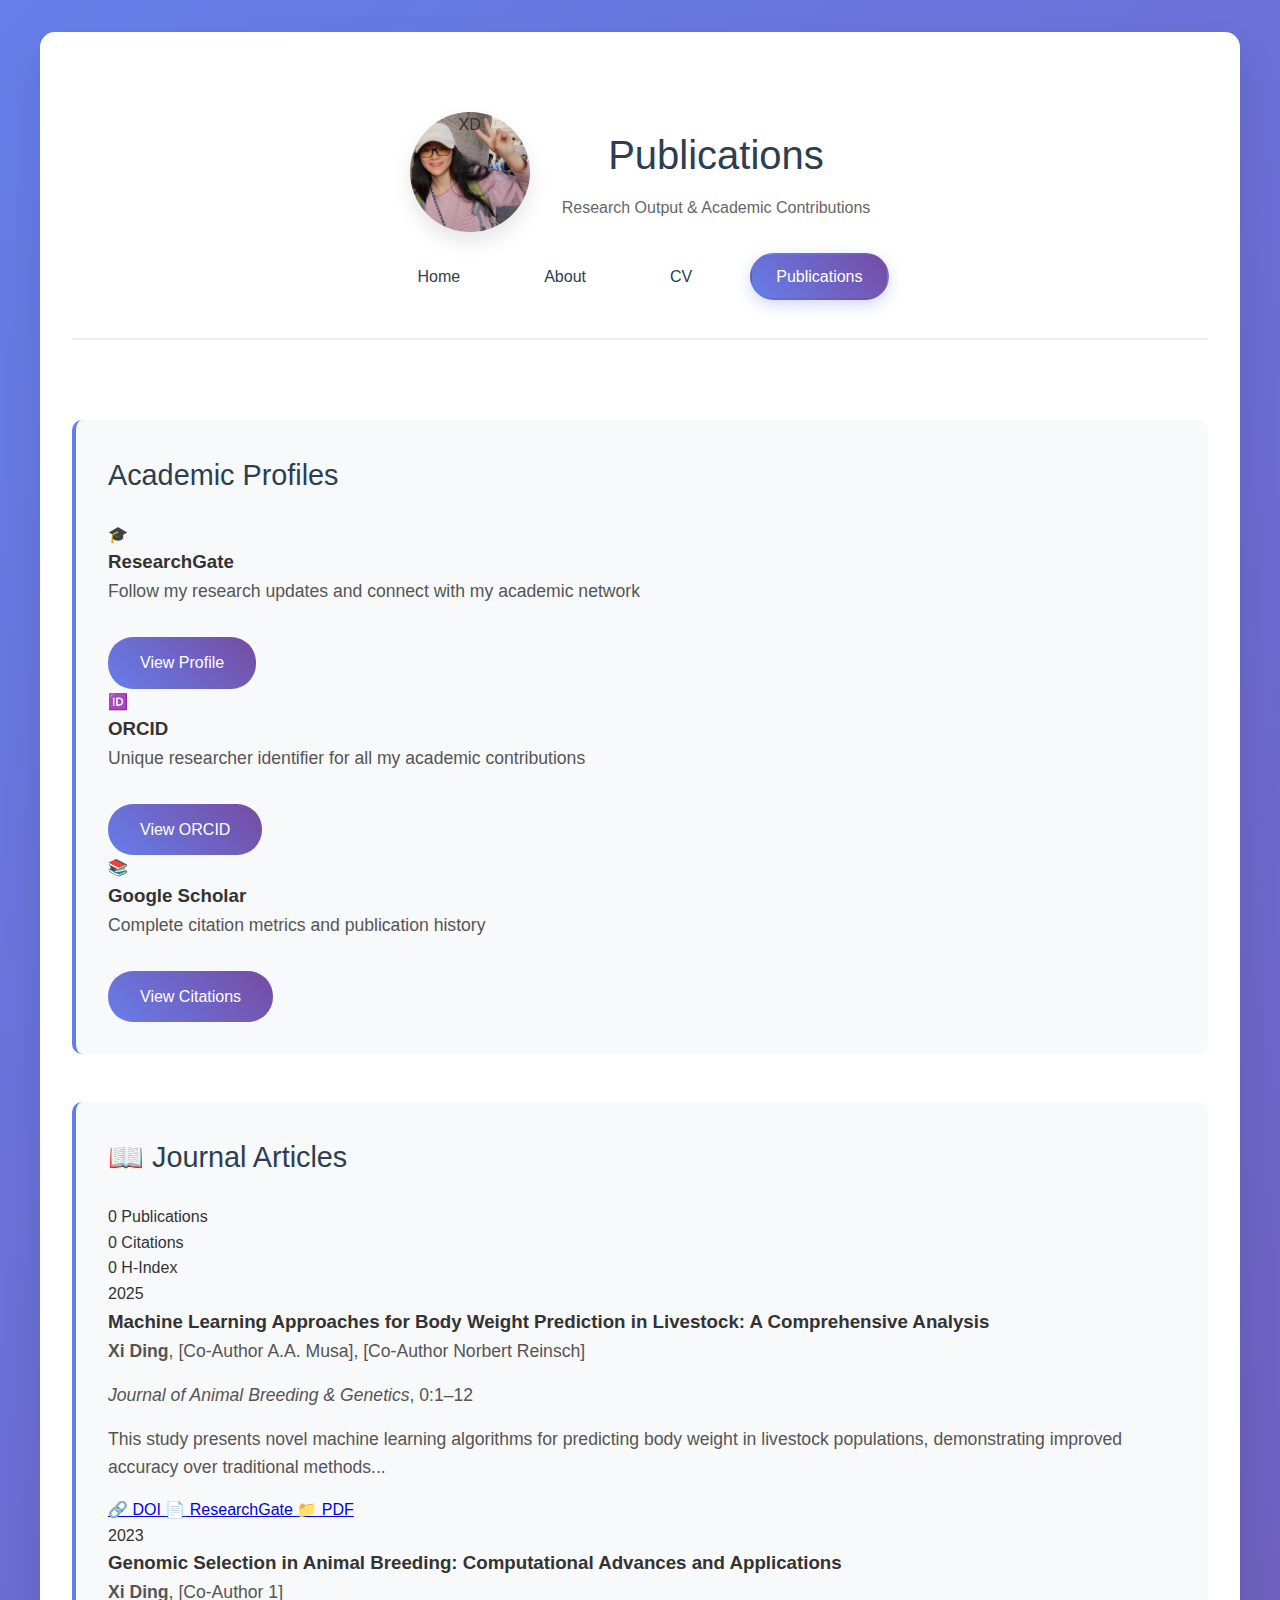
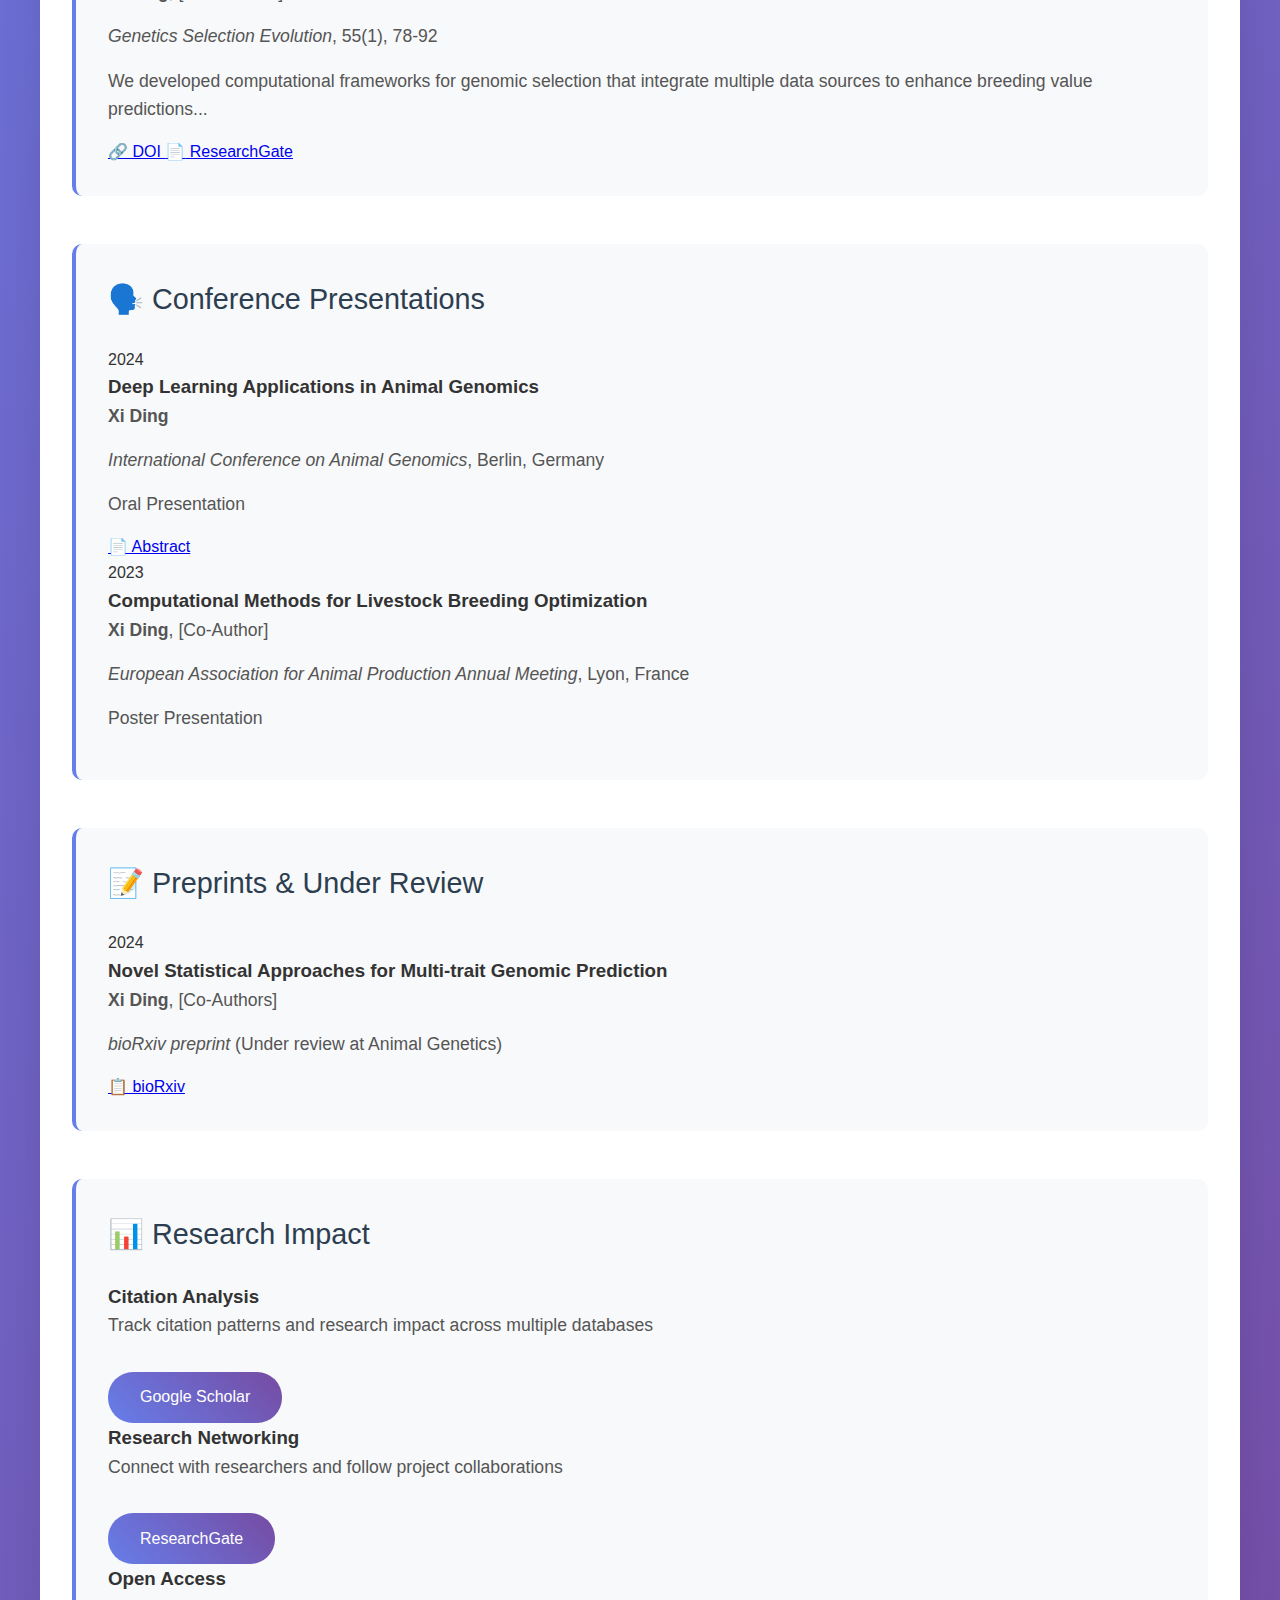
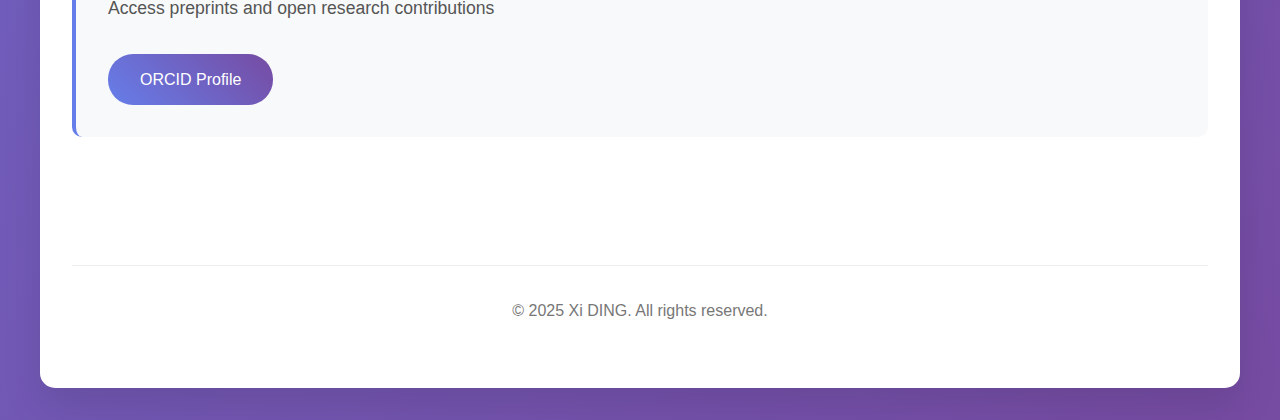
<file: publication.html>
<!DOCTYPE html>
<html lang="en">
<head>
  <meta charset="UTF-8">
  <meta name="viewport" content="width=device-width, initial-scale=1.0">
  <title>Publications - Xi DING</title>
  <link rel="stylesheet" href="style.css">
</head>
<body>
  <div class="container">
    <header>
      <div class="profile-section">
        <div class="profile-image">XD</div>
        <div class="profile-info">
          <h1>Publications</h1>
          <div class="institution">Research Output & Academic Contributions</div>
        </div>
      </div>
      
      <nav>
        <ul>
          <li><a href="index.html">Home</a></li>
          <li><a href="about.html">About</a></li>
          <li><a href="cv.html">CV</a></li>
          <li><a href="publications.html" class="active">Publications</a></li>
        </ul>
      </nav>
    </header>

    <main>
      <!-- Academic Profiles Section -->
      <section class="section">
        <h2>Academic Profiles</h2>
        <div class="academic-profiles">
          <div class="profile-card">
            <div class="profile-icon">🎓</div>
            <h3>ResearchGate</h3>
            <p>Follow my research updates and connect with my academic network</p>
            <a href="https://www.researchgate.net/profile/Xi-Ding-10?ev=hdr_xprf" target="_blank" class="btn">View Profile</a>
          </div>
          <div class="profile-card">
            <div class="profile-icon">🆔</div>
            <h3>ORCID</h3>
            <p>Unique researcher identifier for all my academic contributions</p>
            <a href="https://orcid.org/0009-0004-4132-7867" target="_blank" class="btn">View ORCID</a>
          </div>
          <div class="profile-card">
            <div class="profile-icon">📚</div>
            <h3>Google Scholar</h3>
            <p>Complete citation metrics and publication history</p>
            <a href="https://scholar.google.com/citations?user=YOUR_ID" target="_blank" class="btn">View Citations</a>
          </div>
        </div>
      </section>

      <!-- Journal Articles Section -->
      <section class="section">
        <h2>📖 Journal Articles</h2>
        <div class="publication-stats">
          <div class="stat-item">
            <span class="stat-number">0</span>
            <span class="stat-label">Publications</span>
          </div>
          <div class="stat-item">
            <span class="stat-number">0</span>
            <span class="stat-label">Citations</span>
          </div>
          <div class="stat-item">
            <span class="stat-number">0</span>
            <span class="stat-label">H-Index</span>
          </div>
        </div>

        <!-- Example Publication - Replace with your actual publications -->
        <div class="publication-item">
          <div class="pub-year">2025</div>
          <div class="pub-content">
            <h3 class="pub-title">Machine Learning Approaches for Body Weight Prediction in Livestock: A Comprehensive Analysis</h3>
            <p class="pub-authors"><strong>Xi Ding</strong>, [Co-Author A.A. Musa], [Co-Author Norbert Reinsch]</p>
            <p class="pub-journal"><em>Journal of Animal Breeding & Genetics</em>, 0:1–12</p>
            <p class="pub-abstract">This study presents novel machine learning algorithms for predicting body weight in livestock populations, demonstrating improved accuracy over traditional methods...</p>
            <div class="pub-links">
              <a href="https://doi.org/10.1111/jbg.12938" target="_blank" class="link-btn doi-btn">
                <span class="link-icon">🔗</span> DOI
              </a>
              <a href="https://www.researchgate.net/publication/example" target="_blank" class="link-btn rg-btn">
                <span class="link-icon">📄</span> ResearchGate
              </a>
              <a href="example-paper.pdf" target="_blank" class="link-btn pdf-btn">
                <span class="link-icon">📁</span> PDF
              </a>
            </div>
          </div>
        </div>

        <!-- Add more publications here following the same pattern -->
        <div class="publication-item">
          <div class="pub-year">2023</div>
          <div class="pub-content">
            <h3 class="pub-title">Genomic Selection in Animal Breeding: Computational Advances and Applications</h3>
            <p class="pub-authors"><strong>Xi Ding</strong>, [Co-Author 1]</p>
            <p class="pub-journal"><em>Genetics Selection Evolution</em>, 55(1), 78-92</p>
            <p class="pub-abstract">We developed computational frameworks for genomic selection that integrate multiple data sources to enhance breeding value predictions...</p>
            <div class="pub-links">
              <a href="https://doi.org/10.1186/example-doi-2" target="_blank" class="link-btn doi-btn">
                <span class="link-icon">🔗</span> DOI
              </a>
              <a href="https://www.researchgate.net/publication/example-2" target="_blank" class="link-btn rg-btn">
                <span class="link-icon">📄</span> ResearchGate
              </a>
            </div>
          </div>
        </div>
      </section>

      <!-- Conference Papers Section -->
      <section class="section">
        <h2>🗣️ Conference Presentations</h2>
        
        <div class="publication-item">
          <div class="pub-year">2024</div>
          <div class="pub-content">
            <h3 class="pub-title">Deep Learning Applications in Animal Genomics</h3>
            <p class="pub-authors"><strong>Xi Ding</strong></p>
            <p class="pub-journal"><em>International Conference on Animal Genomics</em>, Berlin, Germany</p>
            <p class="pub-type"><span class="badge oral">Oral Presentation</span></p>
            <div class="pub-links">
              <a href="conference-abstract.pdf" target="_blank" class="link-btn pdf-btn">
                <span class="link-icon">📄</span> Abstract
              </a>
            </div>
          </div>
        </div>

        <div class="publication-item">
          <div class="pub-year">2023</div>
          <div class="pub-content">
            <h3 class="pub-title">Computational Methods for Livestock Breeding Optimization</h3>
            <p class="pub-authors"><strong>Xi Ding</strong>, [Co-Author]</p>
            <p class="pub-journal"><em>European Association for Animal Production Annual Meeting</em>, Lyon, France</p>
            <p class="pub-type"><span class="badge poster">Poster Presentation</span></p>
          </div>
        </div>
      </section>

      <!-- Preprints/Under Review Section -->
      <section class="section">
        <h2>📝 Preprints & Under Review</h2>
        
        <div class="publication-item">
          <div class="pub-year">2024</div>
          <div class="pub-content">
            <h3 class="pub-title">Novel Statistical Approaches for Multi-trait Genomic Prediction</h3>
            <p class="pub-authors"><strong>Xi Ding</strong>, [Co-Authors]</p>
            <p class="pub-journal"><em>bioRxiv preprint</em> (Under review at Animal Genetics)</p>
            <div class="pub-links">
              <a href="https://doi.org/10.1101/example-biorxiv" target="_blank" class="link-btn preprint-btn">
                <span class="link-icon">📋</span> bioRxiv
              </a>
            </div>
          </div>
        </div>
      </section>

      <!-- Research Metrics Section -->
      <section class="section">
        <h2>📊 Research Impact</h2>
        <div class="metrics-grid">
          <div class="metric-card">
            <h3>Citation Analysis</h3>
            <p>Track citation patterns and research impact across multiple databases</p>
            <a href="https://scholar.google.com/citations?user=YOUR_ID" target="_blank" class="btn">Google Scholar</a>
          </div>
          <div class="metric-card">
            <h3>Research Networking</h3>
            <p>Connect with researchers and follow project collaborations</p>
            <a href="https://www.researchgate.net/profile/Your-Profile" target="_blank" class="btn">ResearchGate</a>
          </div>
          <div class="metric-card">
            <h3>Open Access</h3>
            <p>Access preprints and open research contributions</p>
            <a href="https://orcid.org/0000-0000-0000-0000" target="_blank" class="btn">ORCID Profile</a>
          </div>
        </div>
      </section>
    </main>

    <footer>
      <p>&copy; 2025 Xi DING. All rights reserved.</p>
    </footer>
  </div>
</body>
</html>
</file>
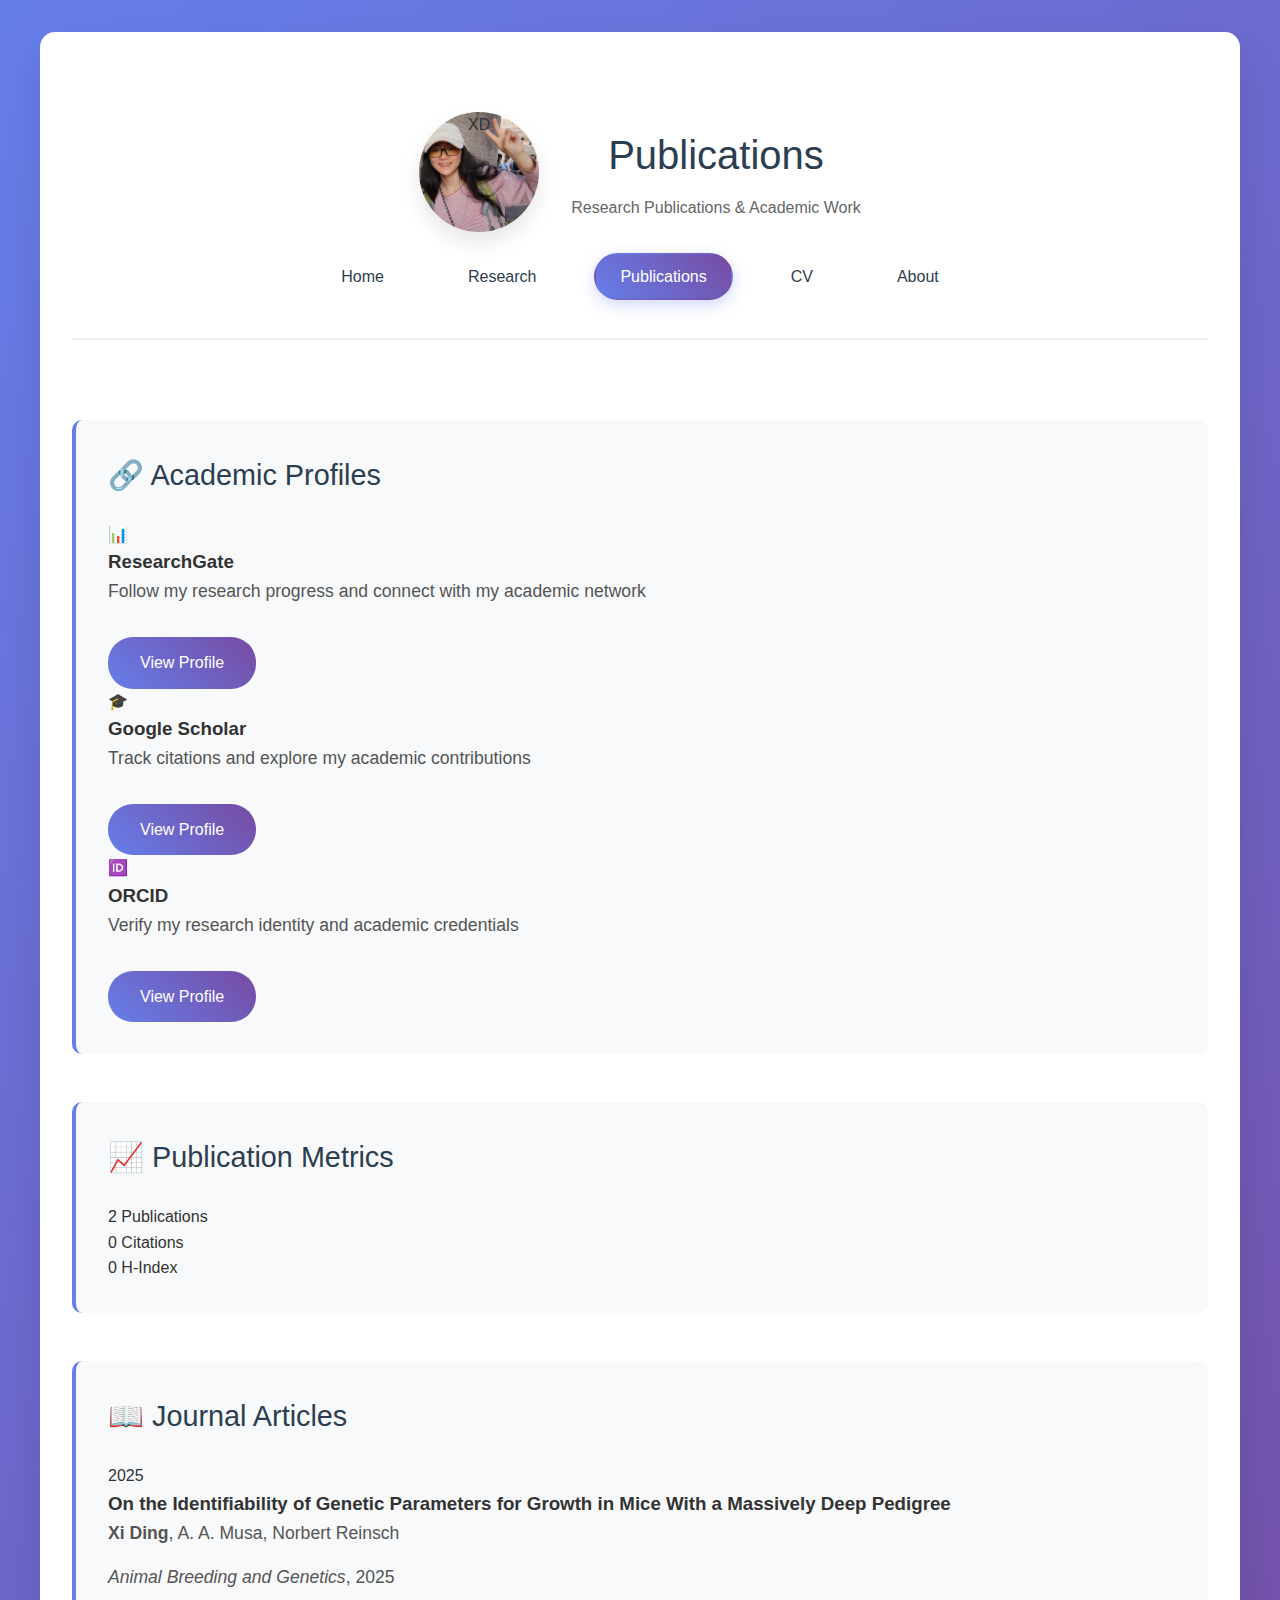
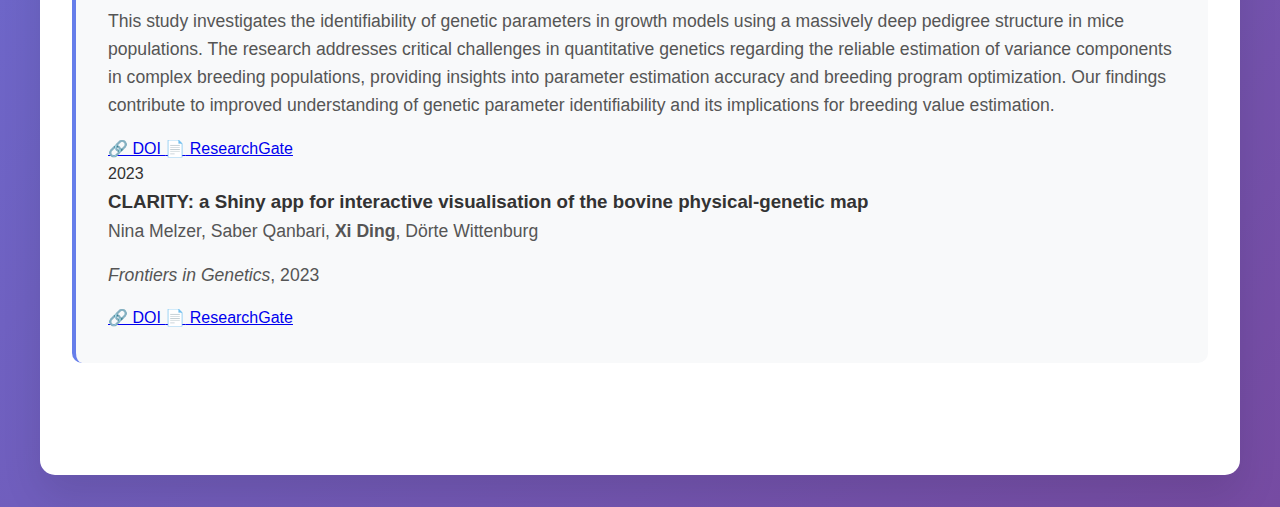
<file: publications.html>
<!DOCTYPE html>
<html lang="en">
<head>
  <meta charset="UTF-8">
  <meta name="viewport" content="width=device-width, initial-scale=1.0">
  <title>Publications - Xi DING</title>
  <link rel="stylesheet" href="style.css">
</head>
<body>
  <div class="container">
    <header>
      <div class="profile-section">
        <div class="profile-image">XD</div>
        <div class="profile-info">
          <h1>Publications</h1>
          <div class="institution">Research Publications & Academic Work</div>
        </div>
      </div>
      
      <nav>
        <ul>
		  <li><a href="index.html">Home</a></li>
          <li><a href="research.html">Research</a></li>
          <li><a href="publications.html" class="active">Publications</a></li>
          <li><a href="cv.html">CV</a></li>
          <li><a href="contact.html">About</a></li>
        </ul>
      </nav>
    </header>

    <main>
      <!-- Academic Profiles Section -->
      <section class="section">
        <h2>🔗 Academic Profiles</h2>
        <div class="academic-profiles">
          <div class="profile-card">
            <div class="profile-icon">📊</div>
            <h3>ResearchGate</h3>
            <p>Follow my research progress and connect with my academic network</p>
            <a href="https://www.researchgate.net/profile/Xi-Ding-10?ev=hdr_xprf" target="_blank" class="btn">View Profile</a>
          </div>
          <div class="profile-card">
            <div class="profile-icon">🎓</div>
            <h3>Google Scholar</h3>
            <p>Track citations and explore my academic contributions</p>
            <a href="https://scholar.google.com/citations?user=xiding" target="_blank" class="btn">View Profile</a>
          </div>
          <div class="profile-card">
            <div class="profile-icon">🆔</div>
            <h3>ORCID</h3>
            <p>Verify my research identity and academic credentials</p>
            <a href="https://orcid.org/0009-0004-4132-7867" target="_blank" class="btn">View Profile</a>
          </div>
        </div>
      </section>

      <!-- Publication Statistics -->
      <section class="section">
        <h2>📈 Publication Metrics</h2>
        <div class="publication-stats">
          <div class="stat-item">
            <span class="stat-number">2</span>
            <span class="stat-label">Publications</span>
          </div>
          <div class="stat-item">
            <span class="stat-number">0</span>
            <span class="stat-label">Citations</span>
          </div>
          <div class="stat-item">
            <span class="stat-number">0</span>
            <span class="stat-label">H-Index</span>
          </div>
        </div>
      </section>

      <!-- Journal Articles -->
      <section class="section">
        <h2>📖 Journal Articles</h2>
        
        <!-- 2025 Publication -->
        <div class="publication-item">
          <div class="pub-year">2025</div>
          <div class="pub-content">
            <h3 class="pub-title">On the Identifiability of Genetic Parameters for Growth in Mice With a Massively Deep Pedigree</h3>
            <p class="pub-authors"><strong>Xi Ding</strong>, A. A. Musa, Norbert Reinsch</p>
            <p class="pub-journal"><em>Animal Breeding and Genetics</em>, 2025</p>
            <p class="pub-abstract">This study investigates the identifiability of genetic parameters in growth models using a massively deep pedigree structure in mice populations. The research addresses critical challenges in quantitative genetics regarding the reliable estimation of variance components in complex breeding populations, providing insights into parameter estimation accuracy and breeding program optimization. Our findings contribute to improved understanding of genetic parameter identifiability and its implications for breeding value estimation.</p>
            <div class="pub-links">
              <a href="https://onlinelibrary.wiley.com/doi/10.1111/jbg.12938" target="_blank" class="link-btn doi-btn">
                <span class="link-icon">🔗</span> DOI
              </a>
              <a href="https://www.researchgate.net/profile/Xi-Ding-10?ev=hdr_xprf" target="_blank" class="link-btn rg-btn">
                <span class="link-icon">📄</span> ResearchGate
              </a>
            </div>
          </div>
        </div>

        <!-- 2023 Publication -->
        <div class="publication-item">
          <div class="pub-year">2023</div>
          <div class="pub-content">
            <h3 class="pub-title">CLARITY: a Shiny app for interactive visualisation of the bovine physical-genetic map</h3>
            <p class="pub-authors">Nina Melzer, Saber Qanbari, <strong>Xi Ding</strong>, Dörte Wittenburg</p>
            <p class="pub-journal"><em>Frontiers in Genetics</em>, 2023</p>
            <div class="pub-links">
              <a href="https://www.frontiersin.org/journals/genetics/articles/10.3389/fgene.2023.1082782/full" target="_blank" class="link-btn doi-btn">
                <span class="link-icon">🔗</span> DOI
              </a>
              <a href="https://www.researchgate.net/profile/Xi-Ding-10?ev=hdr_xprf" target="_blank" class="link-btn rg-btn">
                <span class="link-icon">📄</span> ResearchGate
              </a>
            </div>
          </div>
        </div>
</file>
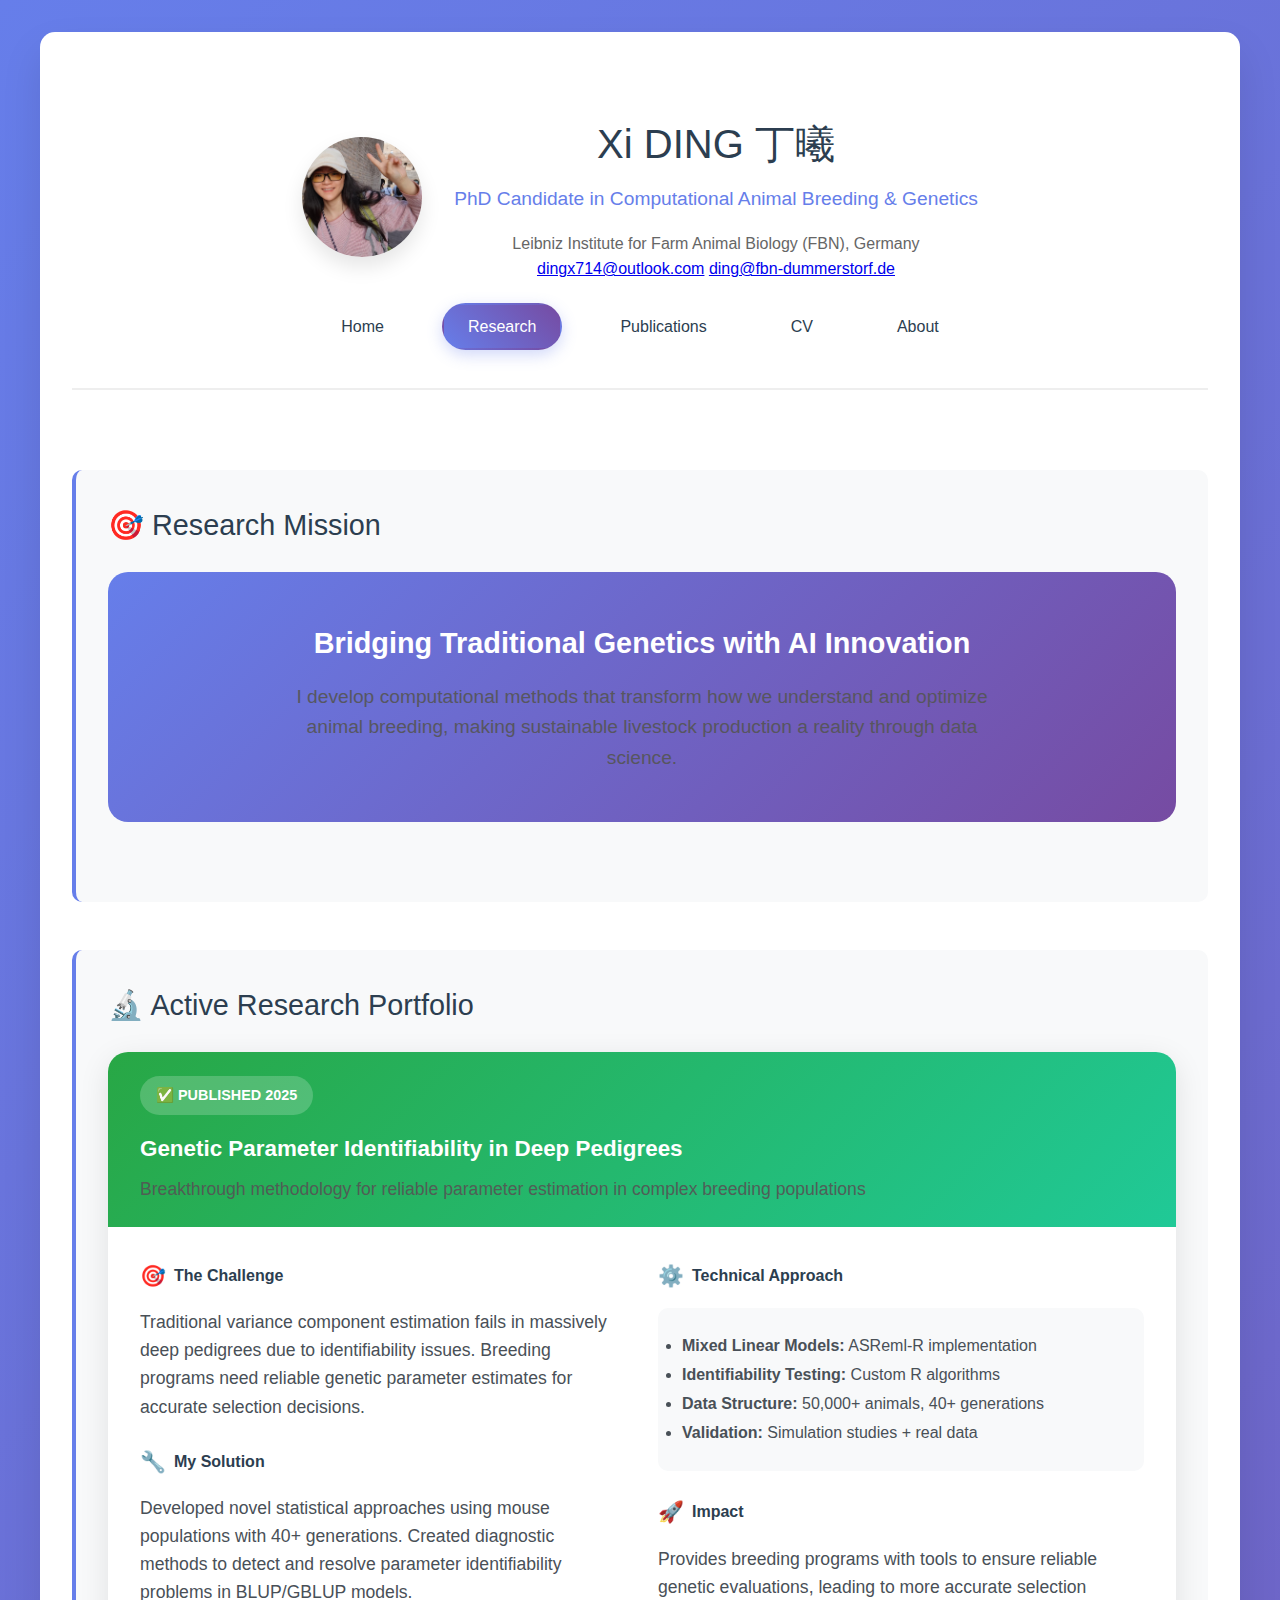
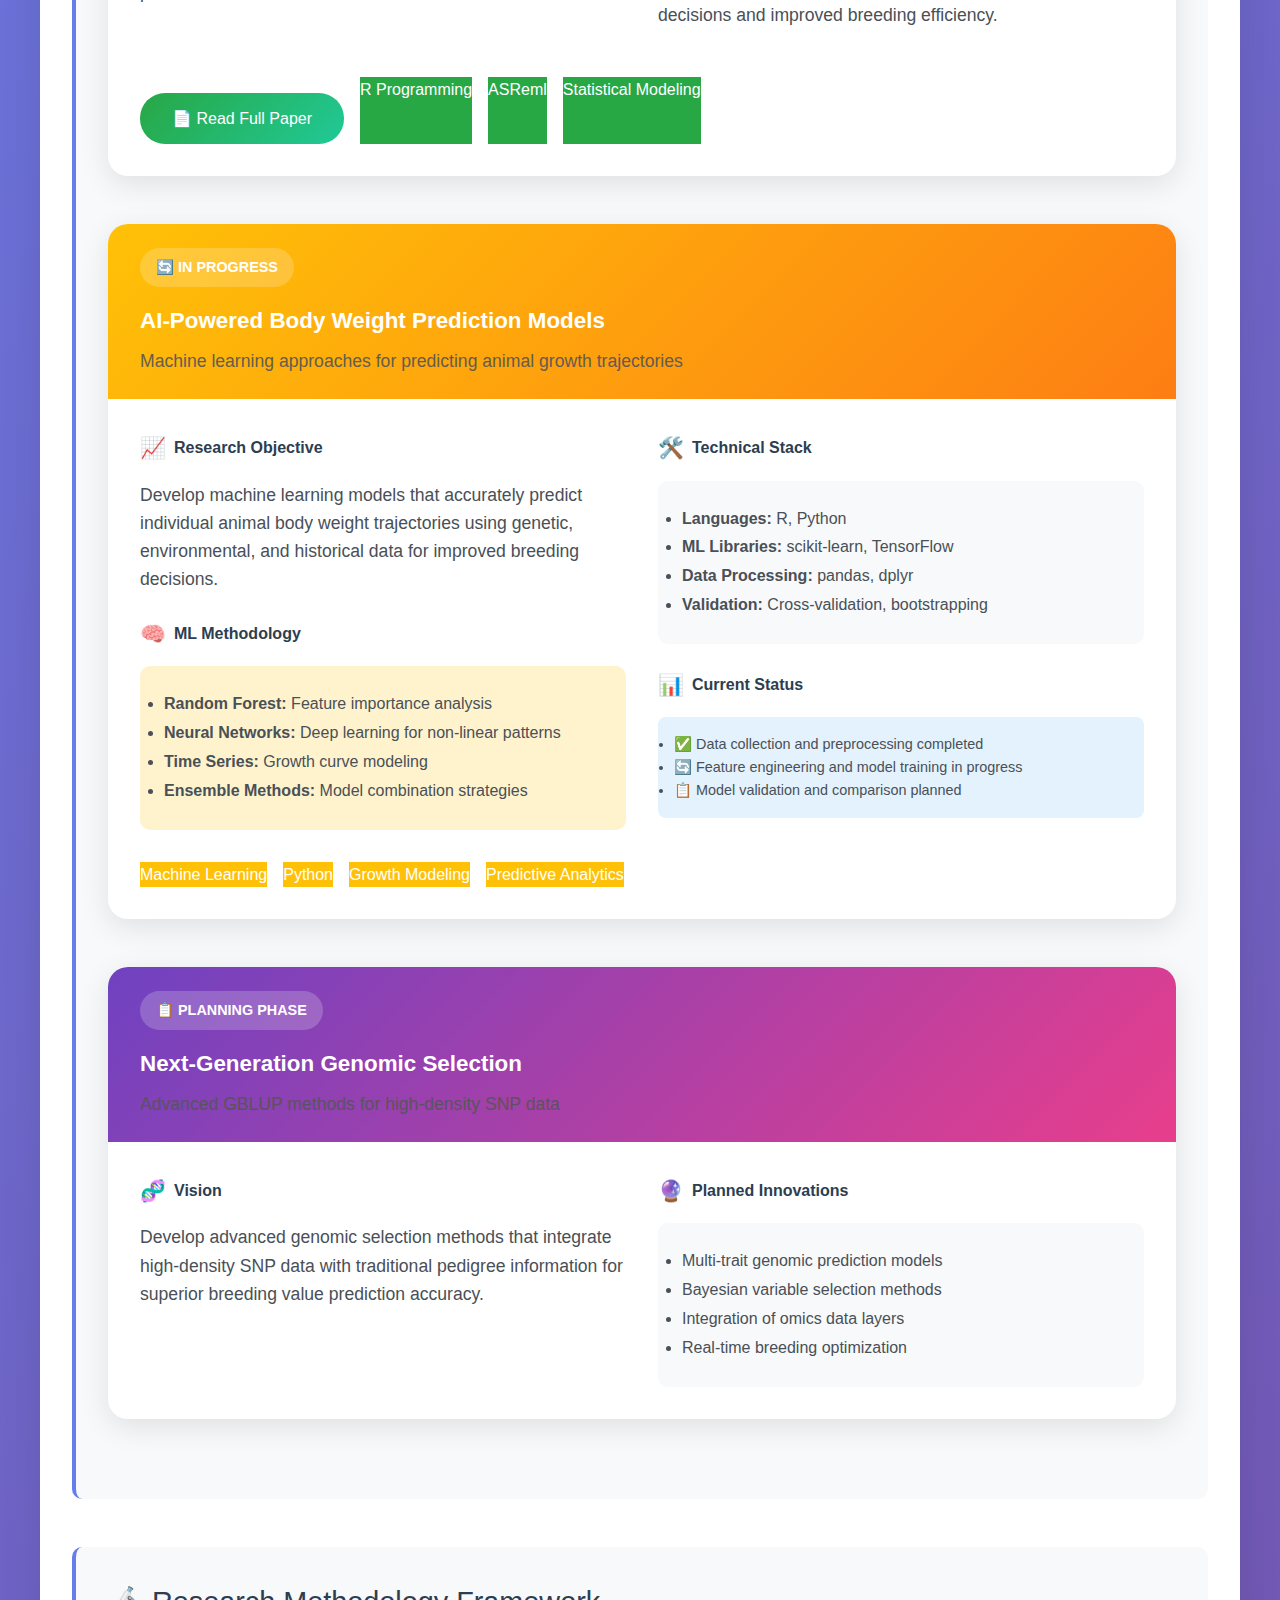
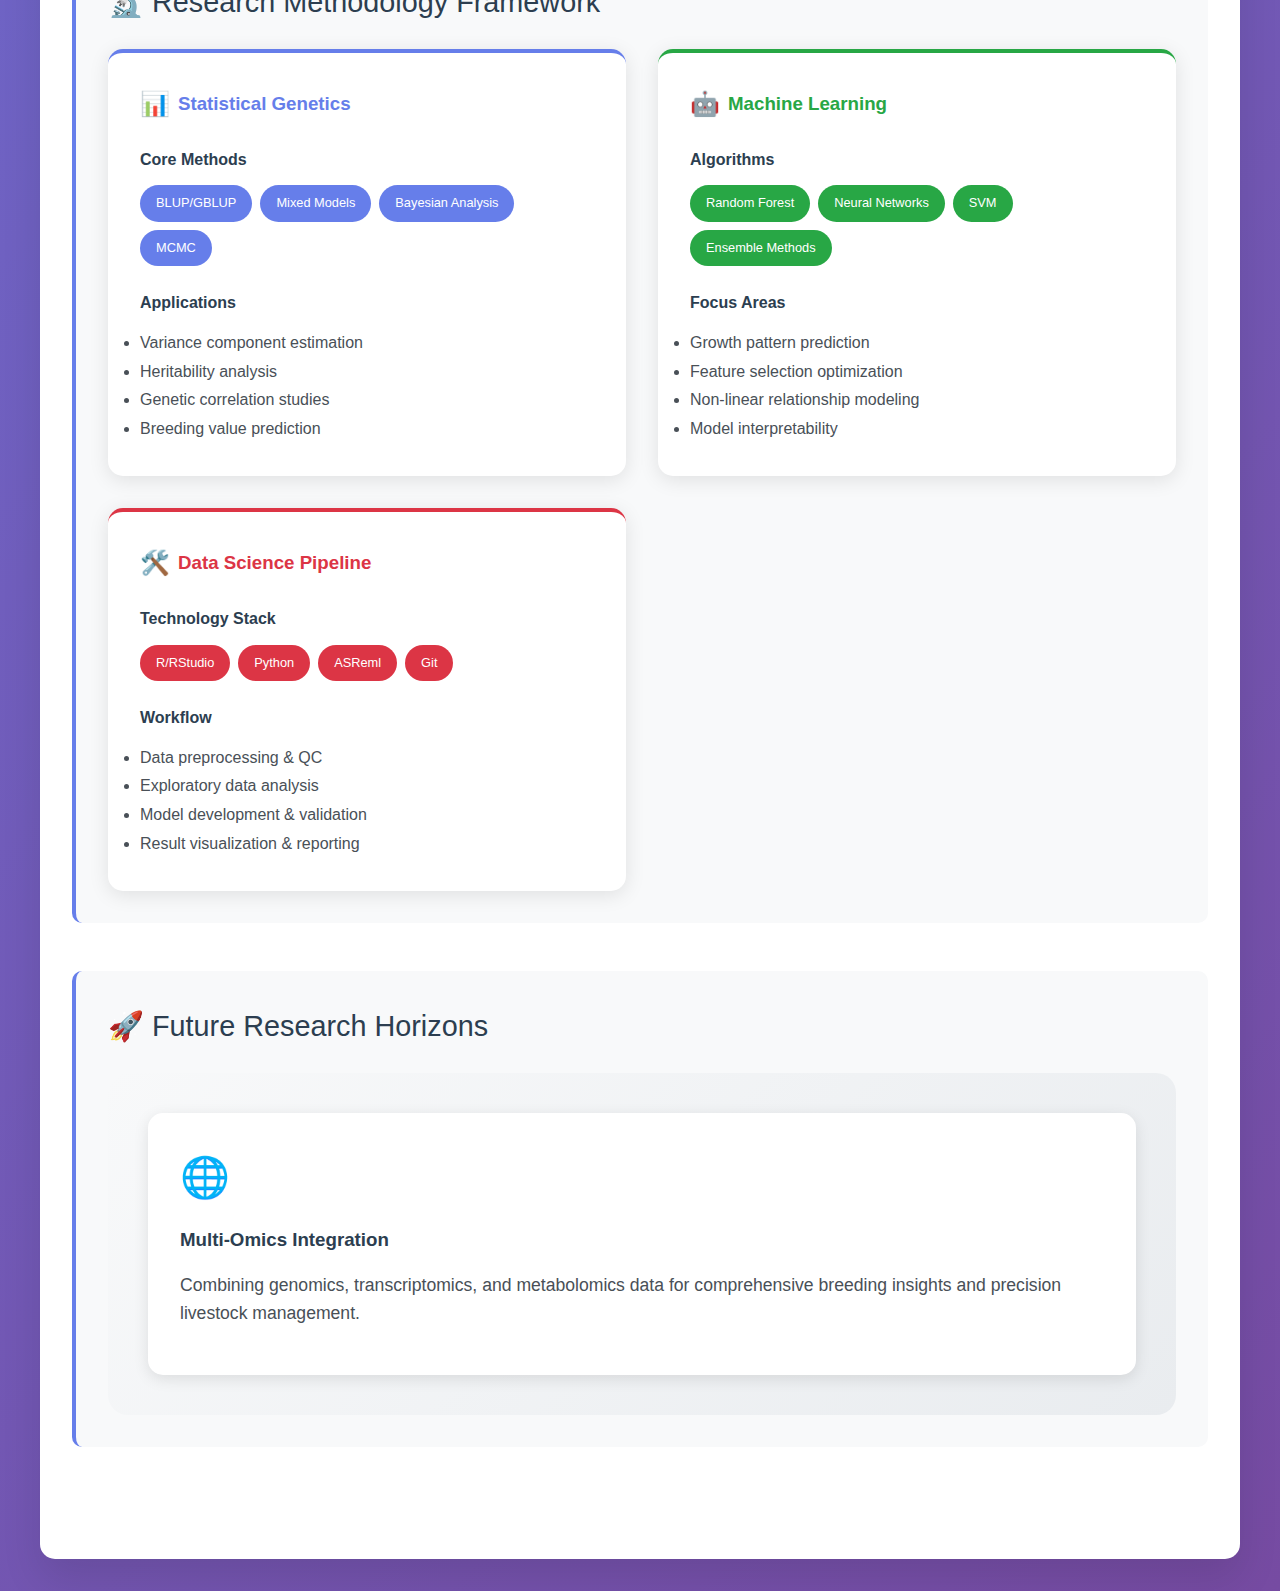
<file: research.html>
<!DOCTYPE html>
<html lang="en">
<head>
  <meta charset="UTF-8">
  <meta name="viewport" content="width=device-width, initial-scale=1.0">
  <title>Research - Xi DING</title>
  
  <!-- SEO Meta Tags -->
  <meta name="description" content="Research work of Xi DING - computational animal breeding, genetic parameter identifiability, genomic analysis, and statistical modeling.">
  <meta name="keywords" content="Xi DING research, animal genetics, computational breeding, quantitative genetics, genetic parameters, genomic analysis">
  <meta name="author" content="Xi DING">
  
  <!-- Open Graph / Social Media -->
  <meta property="og:type" content="website">
  <meta property="og:title" content="Research - Xi DING">
  <meta property="og:description" content="Explore Xi DING's research in computational animal breeding and genetics">
  <meta property="og:url" content="https://xd714.github.io/xiding/research.html">
  
  <!-- Canonical URL -->
  <link rel="canonical" href="https://xd714.github.io/xiding/research.html">
  
  <link rel="stylesheet" href="style.css">
</head>
<body>
  <div class="container">
    <header>
      <div class="profile-section">
        <div class="profile-image"></div>
        <div class="profile-info">
          <h1>Xi DING <span class="chinese-name">丁曦</span></h1>
          <div class="title">PhD Candidate in Computational Animal Breeding & Genetics</div>
          <div class="institution">Leibniz Institute for Farm Animal Biology (FBN), Germany</div>
          <div class="email">
            <a href="mailto:dingx714@outlook.com">dingx714@outlook.com</a>
            <a href="mailto:ding@fbn-dummerstorf.de">ding@fbn-dummerstorf.de</a>
          </div>
        </div>
      </div>
      
      <nav>
        <ul>
          <li><a href="index.html">Home</a></li>
          <li><a href="research.html" class="active">Research</a></li>
          <li><a href="publications.html">Publications</a></li>
          <li><a href="cv.html">CV</a></li>
          <li><a href="about.html">About</a></li>
        </ul>
      </nav>
    </header>

    <main>
      <!-- Research Mission -->
      <section class="section">
        <h2>🎯 Research Mission</h2>
        <div class="mission-card" style="background: linear-gradient(135deg, #667eea 0%, #764ba2 100%); color: white; padding: 3rem 2rem; border-radius: 20px; text-align: center; margin-bottom: 3rem;">
          <h3 style="color: white; font-size: 1.8rem; margin-bottom: 1rem;">Bridging Traditional Genetics with AI Innovation</h3>
          <p style="opacity: 0.9; font-size: 1.2rem; line-height: 1.6; max-width: 700px; margin: 0 auto;">I develop computational methods that transform how we understand and optimize animal breeding, making sustainable livestock production a reality through data science.</p>
        </div>
      </section>

      <!-- Active Research Portfolio -->
      <section class="section">
        <h2>🔬 Active Research Portfolio</h2>
        
        <!-- Project 1: Completed -->
        <div class="project-card" style="background: white; border-radius: 20px; box-shadow: 0 8px 30px rgba(0,0,0,0.1); margin-bottom: 3rem; overflow: hidden;">
          <div style="background: linear-gradient(135deg, #28a745 0%, #20c997 100%); color: white; padding: 1.5rem 2rem;">
            <div style="display: flex; justify-content: between; align-items: center; gap: 1rem;">
              <div>
                <div style="display: inline-block; background: rgba(255,255,255,0.2); padding: 0.5rem 1rem; border-radius: 20px; font-size: 0.9rem; font-weight: 600; margin-bottom: 1rem;">✅ PUBLISHED 2025</div>
                <h3 style="color: white; margin-bottom: 0.5rem; font-size: 1.4rem;">Genetic Parameter Identifiability in Deep Pedigrees</h3>
                <p style="opacity: 0.9; margin: 0;">Breakthrough methodology for reliable parameter estimation in complex breeding populations</p>
              </div>
            </div>
          </div>
          
          <div style="padding: 2rem;">
            <div style="display: grid; grid-template-columns: repeat(auto-fit, minmax(300px, 1fr)); gap: 2rem;">
              <div>
                <h4 style="color: #2c3e50; margin-bottom: 1rem; display: flex; align-items: center; gap: 0.5rem;">
                  <span style="font-size: 1.3rem;">🎯</span> The Challenge
                </h4>
                <p style="color: #495057; line-height: 1.6; margin-bottom: 1.5rem;">Traditional variance component estimation fails in massively deep pedigrees due to identifiability issues. Breeding programs need reliable genetic parameter estimates for accurate selection decisions.</p>
                
                <h4 style="color: #2c3e50; margin-bottom: 1rem; display: flex; align-items: center; gap: 0.5rem;">
                  <span style="font-size: 1.3rem;">🔧</span> My Solution
                </h4>
                <p style="color: #495057; line-height: 1.6;">Developed novel statistical approaches using mouse populations with 40+ generations. Created diagnostic methods to detect and resolve parameter identifiability problems in BLUP/GBLUP models.</p>
              </div>
              
              <div>
                <h4 style="color: #2c3e50; margin-bottom: 1rem; display: flex; align-items: center; gap: 0.5rem;">
                  <span style="font-size: 1.3rem;">⚙️</span> Technical Approach
                </h4>
                <div style="background: #f8f9fa; padding: 1.5rem; border-radius: 10px; margin-bottom: 1.5rem;">
                  <ul style="margin: 0; color: #495057; line-height: 1.8;">
                    <li><strong>Mixed Linear Models:</strong> ASReml-R implementation</li>
                    <li><strong>Identifiability Testing:</strong> Custom R algorithms</li>
                    <li><strong>Data Structure:</strong> 50,000+ animals, 40+ generations</li>
                    <li><strong>Validation:</strong> Simulation studies + real data</li>
                  </ul>
                </div>
                
                <h4 style="color: #2c3e50; margin-bottom: 1rem; display: flex; align-items: center; gap: 0.5rem;">
                  <span style="font-size: 1.3rem;">🚀</span> Impact
                </h4>
                <p style="color: #495057; line-height: 1.6;">Provides breeding programs with tools to ensure reliable genetic evaluations, leading to more accurate selection decisions and improved breeding efficiency.</p>
              </div>
            </div>
            
            <div style="display: flex; gap: 1rem; margin-top: 2rem; flex-wrap: wrap;">
              <a href="https://onlinelibrary.wiley.com/doi/10.1111/jbg.12938" target="_blank" class="btn" style="background: linear-gradient(135deg, #28a745 0%, #20c997 100%);">📄 Read Full Paper</a>
              <span class="tag" style="background: #28a745; color: white;">R Programming</span>
              <span class="tag" style="background: #28a745; color: white;">ASReml</span>
              <span class="tag" style="background: #28a745; color: white;">Statistical Modeling</span>
            </div>
          </div>
        </div>

        <!-- Project 2: In Progress -->
        <div class="project-card" style="background: white; border-radius: 20px; box-shadow: 0 8px 30px rgba(0,0,0,0.1); margin-bottom: 3rem; overflow: hidden;">
          <div style="background: linear-gradient(135deg, #ffc107 0%, #fd7e14 100%); color: white; padding: 1.5rem 2rem;">
            <div>
              <div style="display: inline-block; background: rgba(255,255,255,0.2); padding: 0.5rem 1rem; border-radius: 20px; font-size: 0.9rem; font-weight: 600; margin-bottom: 1rem;">🔄 IN PROGRESS</div>
              <h3 style="color: white; margin-bottom: 0.5rem; font-size: 1.4rem;">AI-Powered Body Weight Prediction Models</h3>
              <p style="opacity: 0.9; margin: 0;">Machine learning approaches for predicting animal growth trajectories</p>
            </div>
          </div>
          
          <div style="padding: 2rem;">
            <div style="display: grid; grid-template-columns: repeat(auto-fit, minmax(300px, 1fr)); gap: 2rem;">
              <div>
                <h4 style="color: #2c3e50; margin-bottom: 1rem; display: flex; align-items: center; gap: 0.5rem;">
                  <span style="font-size: 1.3rem;">📈</span> Research Objective
                </h4>
                <p style="color: #495057; line-height: 1.6; margin-bottom: 1.5rem;">Develop machine learning models that accurately predict individual animal body weight trajectories using genetic, environmental, and historical data for improved breeding decisions.</p>
                
                <h4 style="color: #2c3e50; margin-bottom: 1rem; display: flex; align-items: center; gap: 0.5rem;">
                  <span style="font-size: 1.3rem;">🧠</span> ML Methodology
                </h4>
                <div style="background: #fff3cd; padding: 1.5rem; border-radius: 10px;">
                  <ul style="margin: 0; color: #495057; line-height: 1.8;">
                    <li><strong>Random Forest:</strong> Feature importance analysis</li>
                    <li><strong>Neural Networks:</strong> Deep learning for non-linear patterns</li>
                    <li><strong>Time Series:</strong> Growth curve modeling</li>
                    <li><strong>Ensemble Methods:</strong> Model combination strategies</li>
                  </ul>
                </div>
              </div>
              
              <div>
                <h4 style="color: #2c3e50; margin-bottom: 1rem; display: flex; align-items: center; gap: 0.5rem;">
                  <span style="font-size: 1.3rem;">🛠️</span> Technical Stack
                </h4>
                <div style="background: #f8f9fa; padding: 1.5rem; border-radius: 10px; margin-bottom: 1.5rem;">
                  <ul style="margin: 0; color: #495057; line-height: 1.8;">
                    <li><strong>Languages:</strong> R, Python</li>
                    <li><strong>ML Libraries:</strong> scikit-learn, TensorFlow</li>
                    <li><strong>Data Processing:</strong> pandas, dplyr</li>
                    <li><strong>Validation:</strong> Cross-validation, bootstrapping</li>
                  </ul>
                </div>
                
                <h4 style="color: #2c3e50; margin-bottom: 1rem; display: flex; align-items: center; gap: 0.5rem;">
                  <span style="font-size: 1.3rem;">📊</span> Current Status
                </h4>
                <div style="background: #e3f2fd; padding: 1rem; border-radius: 8px;">
                  <ul style="margin: 0; color: #495057; font-size: 0.9rem;">
                    <li>✅ Data collection and preprocessing completed</li>
                    <li>🔄 Feature engineering and model training in progress</li>
                    <li>📋 Model validation and comparison planned</li>
                  </ul>
                </div>
              </div>
            </div>
            
            <div style="display: flex; gap: 1rem; margin-top: 2rem; flex-wrap: wrap;">
              <span class="tag" style="background: #ffc107; color: white;">Machine Learning</span>
              <span class="tag" style="background: #ffc107; color: white;">Python</span>
              <span class="tag" style="background: #ffc107; color: white;">Growth Modeling</span>
              <span class="tag" style="background: #ffc107; color: white;">Predictive Analytics</span>
            </div>
          </div>
        </div>

        <!-- Project 3: Planning -->
        <div class="project-card" style="background: white; border-radius: 20px; box-shadow: 0 8px 30px rgba(0,0,0,0.1); margin-bottom: 3rem; overflow: hidden;">
          <div style="background: linear-gradient(135deg, #6f42c1 0%, #e83e8c 100%); color: white; padding: 1.5rem 2rem;">
            <div>
              <div style="display: inline-block; background: rgba(255,255,255,0.2); padding: 0.5rem 1rem; border-radius: 20px; font-size: 0.9rem; font-weight: 600; margin-bottom: 1rem;">📋 PLANNING PHASE</div>
              <h3 style="color: white; margin-bottom: 0.5rem; font-size: 1.4rem;">Next-Generation Genomic Selection</h3>
              <p style="opacity: 0.9; margin: 0;">Advanced GBLUP methods for high-density SNP data</p>
            </div>
          </div>
          
          <div style="padding: 2rem;">
            <div style="display: grid; grid-template-columns: repeat(auto-fit, minmax(300px, 1fr)); gap: 2rem;">
              <div>
                <h4 style="color: #2c3e50; margin-bottom: 1rem; display: flex; align-items: center; gap: 0.5rem;">
                  <span style="font-size: 1.3rem;">🧬</span> Vision
                </h4>
                <p style="color: #495057; line-height: 1.6;">Develop advanced genomic selection methods that integrate high-density SNP data with traditional pedigree information for superior breeding value prediction accuracy.</p>
              </div>
              
              <div>
                <h4 style="color: #2c3e50; margin-bottom: 1rem; display: flex; align-items: center; gap: 0.5rem;">
                  <span style="font-size: 1.3rem;">🔮</span> Planned Innovations
                </h4>
                <div style="background: #f8f9fa; padding: 1.5rem; border-radius: 10px;">
                  <ul style="margin: 0; color: #495057; line-height: 1.8;">
                    <li>Multi-trait genomic prediction models</li>
                    <li>Bayesian variable selection methods</li>
                    <li>Integration of omics data layers</li>
                    <li>Real-time breeding optimization</li>
                  </ul>
                </div>
              </div>
            </div>
          </div>
        </div>
      </section>

      <!-- Research Methodology Deep Dive -->
      <section class="section">
        <h2>🔬 Research Methodology Framework</h2>
        
        <div style="display: grid; grid-template-columns: repeat(auto-fit, minmax(350px, 1fr)); gap: 2rem;">
          <!-- Statistical Approaches -->
          <div class="methodology-card" style="background: white; padding: 2rem; border-radius: 15px; box-shadow: 0 4px 20px rgba(0,0,0,0.1); border-top: 4px solid #667eea;">
            <h3 style="color: #667eea; margin-bottom: 1.5rem; display: flex; align-items: center; gap: 0.5rem;">
              <span style="font-size: 1.5rem;">📊</span> Statistical Genetics
            </h3>
            
            <div style="margin-bottom: 1.5rem;">
              <h4 style="color: #2c3e50; margin-bottom: 0.8rem; font-size: 1rem;">Core Methods</h4>
              <div style="display: flex; flex-wrap: wrap; gap: 0.5rem;">
                <span class="skill-tag" style="background: #667eea; color: white; font-size: 0.8rem;">BLUP/GBLUP</span>
                <span class="skill-tag" style="background: #667eea; color: white; font-size: 0.8rem;">Mixed Models</span>
                <span class="skill-tag" style="background: #667eea; color: white; font-size: 0.8rem;">Bayesian Analysis</span>
                <span class="skill-tag" style="background: #667eea; color: white; font-size: 0.8rem;">MCMC</span>
              </div>
            </div>
            
            <div>
              <h4 style="color: #2c3e50; margin-bottom: 0.8rem; font-size: 1rem;">Applications</h4>
              <ul style="color: #495057; margin: 0; line-height: 1.8;">
                <li>Variance component estimation</li>
                <li>Heritability analysis</li>
                <li>Genetic correlation studies</li>
                <li>Breeding value prediction</li>
              </ul>
            </div>
          </div>

          <!-- Machine Learning -->
          <div class="methodology-card" style="background: white; padding: 2rem; border-radius: 15px; box-shadow: 0 4px 20px rgba(0,0,0,0.1); border-top: 4px solid #28a745;">
            <h3 style="color: #28a745; margin-bottom: 1.5rem; display: flex; align-items: center; gap: 0.5rem;">
              <span style="font-size: 1.5rem;">🤖</span> Machine Learning
            </h3>
            
            <div style="margin-bottom: 1.5rem;">
              <h4 style="color: #2c3e50; margin-bottom: 0.8rem; font-size: 1rem;">Algorithms</h4>
              <div style="display: flex; flex-wrap: wrap; gap: 0.5rem;">
                <span class="skill-tag" style="background: #28a745; color: white; font-size: 0.8rem;">Random Forest</span>
                <span class="skill-tag" style="background: #28a745; color: white; font-size: 0.8rem;">Neural Networks</span>
                <span class="skill-tag" style="background: #28a745; color: white; font-size: 0.8rem;">SVM</span>
                <span class="skill-tag" style="background: #28a745; color: white; font-size: 0.8rem;">Ensemble Methods</span>
              </div>
            </div>
            
            <div>
              <h4 style="color: #2c3e50; margin-bottom: 0.8rem; font-size: 1rem;">Focus Areas</h4>
              <ul style="color: #495057; margin: 0; line-height: 1.8;">
                <li>Growth pattern prediction</li>
                <li>Feature selection optimization</li>
                <li>Non-linear relationship modeling</li>
                <li>Model interpretability</li>
              </ul>
            </div>
          </div>

          <!-- Data Science Tools -->
          <div class="methodology-card" style="background: white; padding: 2rem; border-radius: 15px; box-shadow: 0 4px 20px rgba(0,0,0,0.1); border-top: 4px solid #dc3545;">
            <h3 style="color: #dc3545; margin-bottom: 1.5rem; display: flex; align-items: center; gap: 0.5rem;">
              <span style="font-size: 1.5rem;">🛠️</span> Data Science Pipeline
            </h3>
            
            <div style="margin-bottom: 1.5rem;">
              <h4 style="color: #2c3e50; margin-bottom: 0.8rem; font-size: 1rem;">Technology Stack</h4>
              <div style="display: flex; flex-wrap: wrap; gap: 0.5rem;">
                <span class="skill-tag" style="background: #dc3545; color: white; font-size: 0.8rem;">R/RStudio</span>
                <span class="skill-tag" style="background: #dc3545; color: white; font-size: 0.8rem;">Python</span>
                <span class="skill-tag" style="background: #dc3545; color: white; font-size: 0.8rem;">ASReml</span>
                <span class="skill-tag" style="background: #dc3545; color: white; font-size: 0.8rem;">Git</span>
              </div>
            </div>
            
            <div>
              <h4 style="color: #2c3e50; margin-bottom: 0.8rem; font-size: 1rem;">Workflow</h4>
              <ul style="color: #495057; margin: 0; line-height: 1.8;">
                <li>Data preprocessing & QC</li>
                <li>Exploratory data analysis</li>
                <li>Model development & validation</li>
                <li>Result visualization & reporting</li>
              </ul>
            </div>
          </div>
        </div>
      </section>

      <!-- Future Research Directions -->
      <section class="section">
        <h2>🚀 Future Research Horizons</h2>
        <div class="future-research" style="background: linear-gradient(135deg, #f8f9fa 0%, #e9ecef 100%); padding: 2.5rem; border-radius: 20px;">
          <div style="display: grid; grid-template-columns: repeat(auto-fit, minmax(300px, 1fr)); gap: 2rem;">
            <div class="future-card" style="background: white; padding: 2rem; border-radius: 15px; box-shadow: 0 4px 15px rgba(0,0,0,0.1);">
              <div style="font-size: 2.5rem; margin-bottom: 1rem;">🌐</div>
              <h3 style="color: #2c3e50; margin-bottom: 1rem;">Multi-Omics Integration</h3>
              <p style="color: #495057; line-height: 1.6;">Combining genomics, transcriptomics, and metabolomics data for comprehensive breeding insights and precision livestock management.</p>
</file>
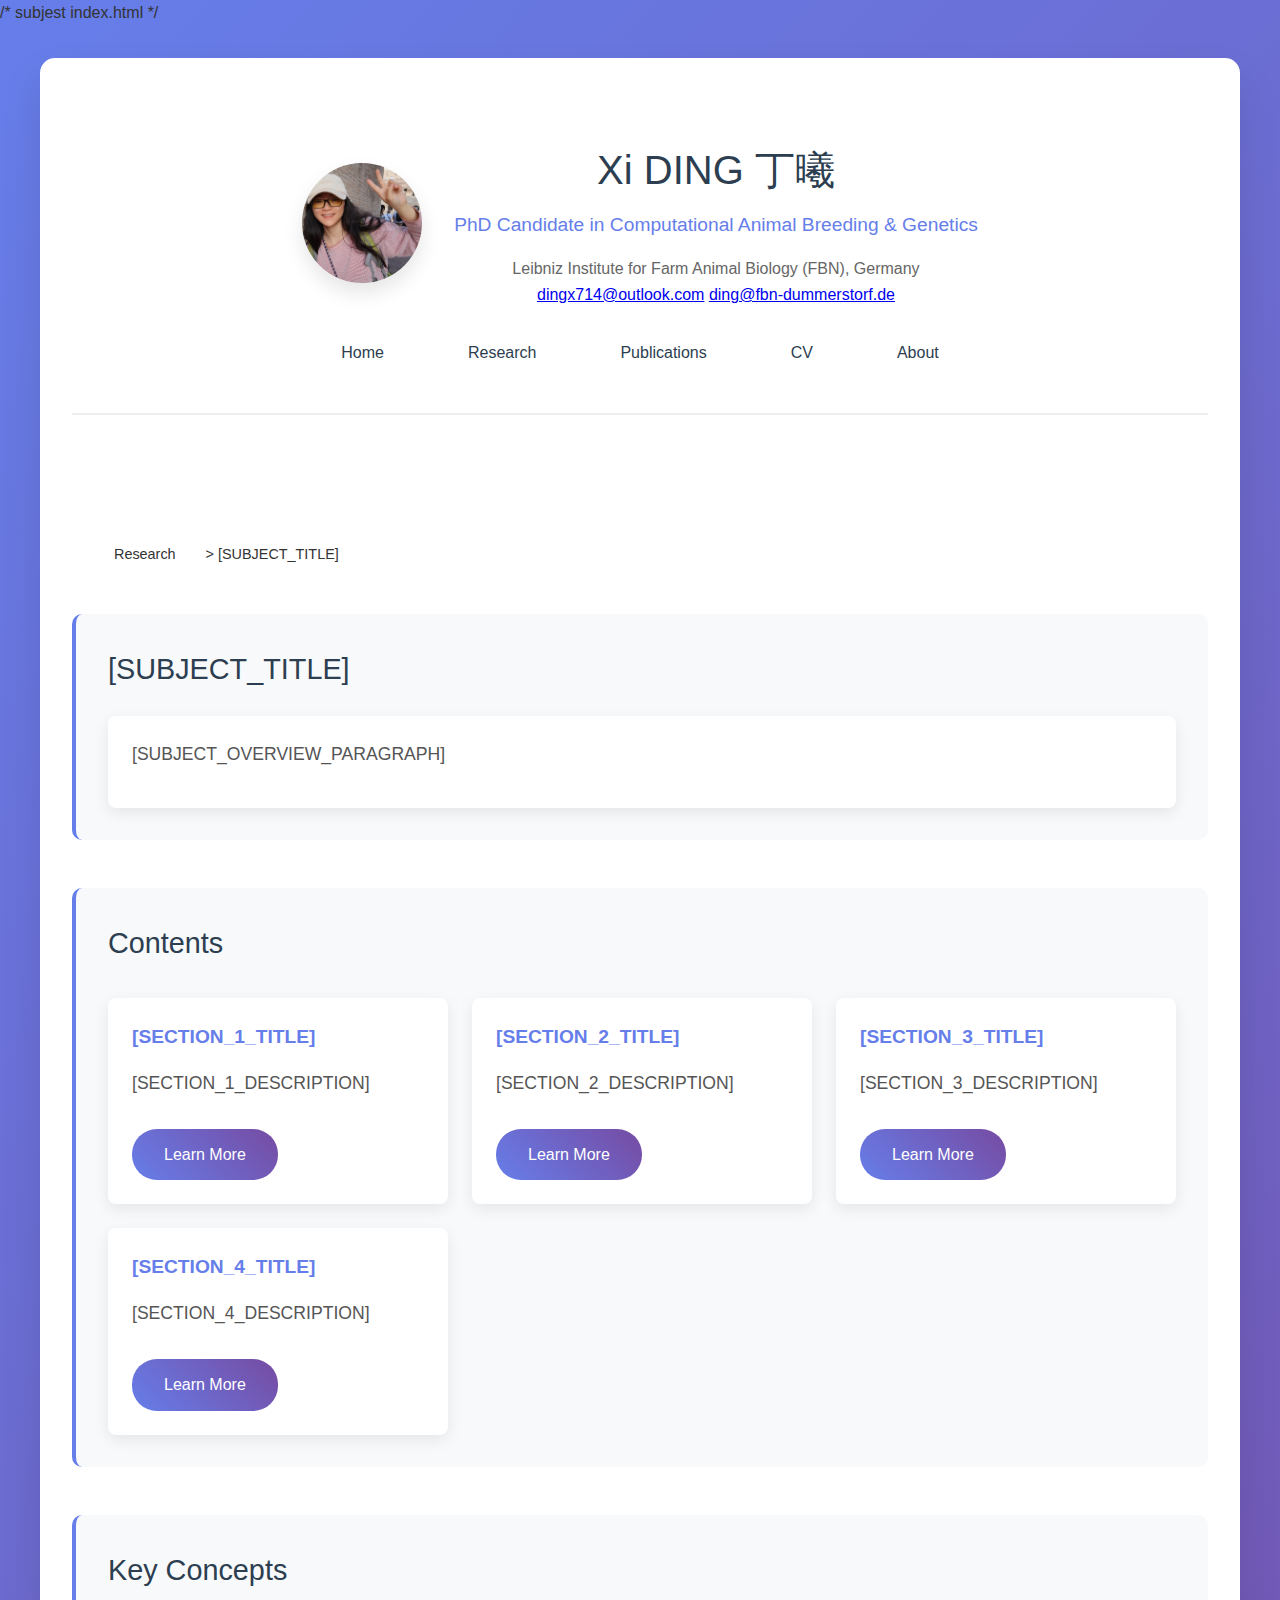
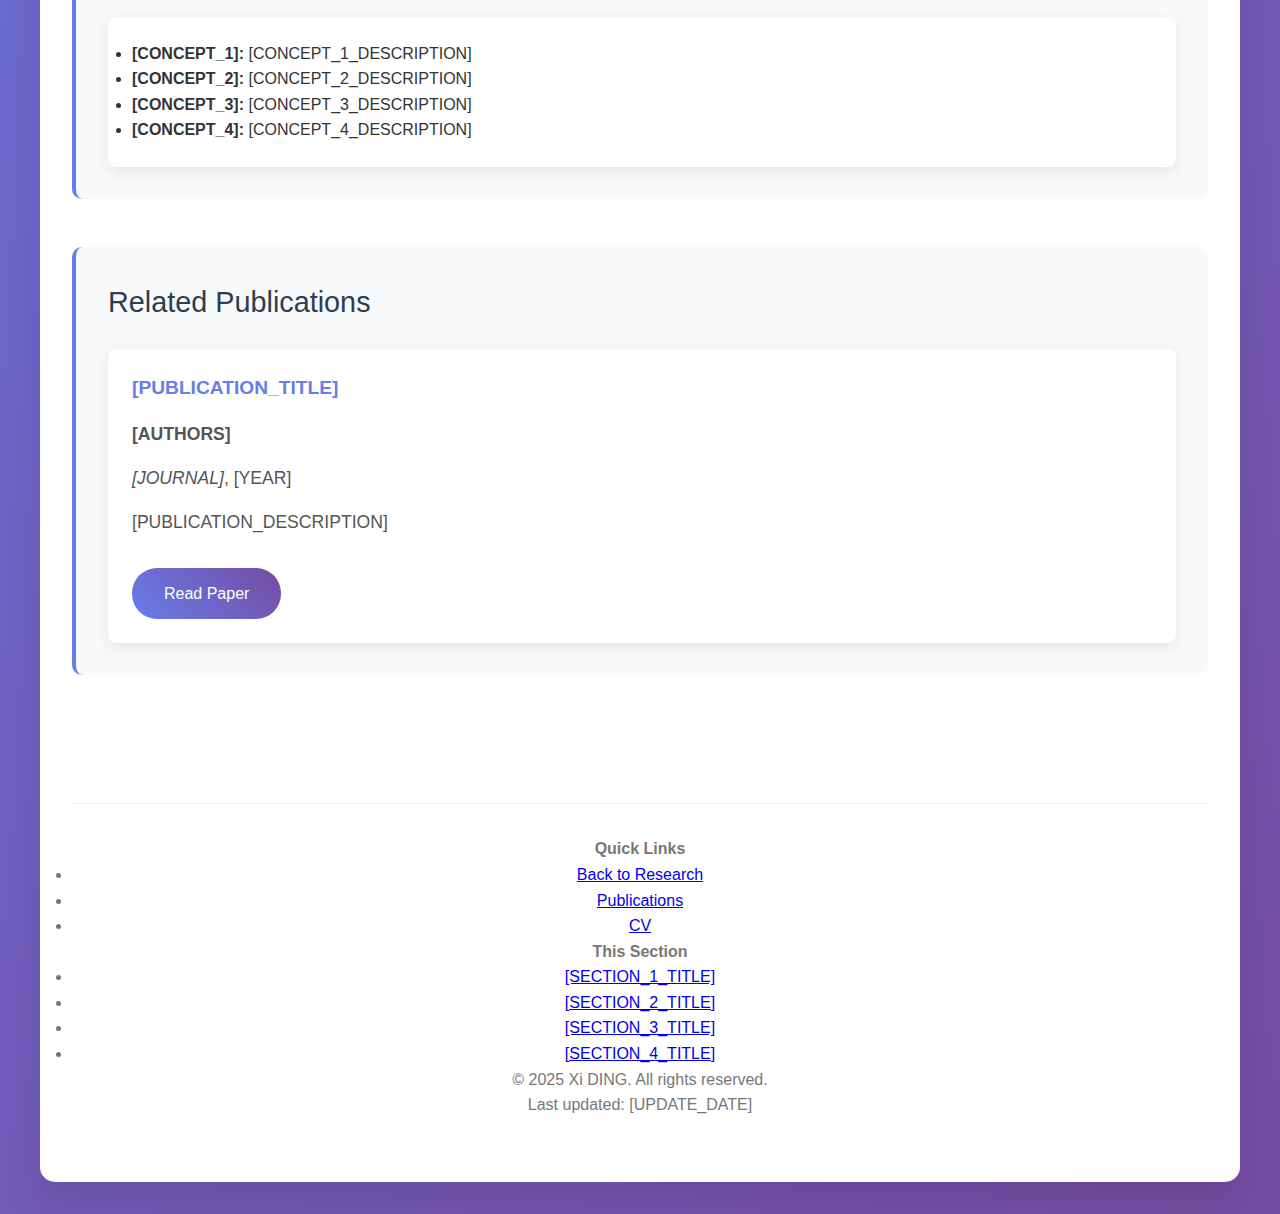
<file: sub_index_template.html>
/* subjest index.html */

<!DOCTYPE html>
<html lang="en">
<head>
  <meta charset="UTF-8">
  <meta name="viewport" content="width=device-width, initial-scale=1.0">
  <title>[SUBJECT_TITLE] - Xi DING</title>
  
  <!-- SEO Meta Tags -->
  <meta name="description" content="[SUBJECT_DESCRIPTION] research, tutorials, and exercises by Xi DING">
  <meta name="keywords" content="[KEYWORDS]">
  <meta name="author" content="Xi DING">
  
  <link rel="canonical" href="https://xd714.github.io/xiding/research/[SUBJECT_FOLDER]/">
  <link rel="stylesheet" href="../../style.css">
</head>
<body>
  <div class="container">
    <header>
      <div class="profile-section">
        <div class="profile-image"></div>
        <div class="profile-info">
          <h1>Xi DING <span class="chinese-name">丁曦</span></h1>
          <div class="title">PhD Candidate in Computational Animal Breeding & Genetics</div>
          <div class="institution">Leibniz Institute for Farm Animal Biology (FBN), Germany</div>
          <div class="email">
            <a href="mailto:dingx714@outlook.com">dingx714@outlook.com</a>
            <a href="mailto:ding@fbn-dummerstorf.de">ding@fbn-dummerstorf.de</a>
          </div>
        </div>
      </div>
      
      <nav>
        <ul>
          <li><a href="../../index.html">Home</a></li>
          <li><a href="../../research.html">Research</a></li>
          <li><a href="../../publications.html">Publications</a></li>
          <li><a href="../../cv.html">CV</a></li>
          <li><a href="../../about.html">About</a></li>
        </ul>
      </nav>
    </header>

    <main>
      <!-- Breadcrumb Navigation -->
      <nav class="breadcrumb">
        <a href="../../research.html">Research</a> > <span>[SUBJECT_TITLE]</span>
      </nav>

      <section class="section">
        <h2>[SUBJECT_TITLE]</h2>
        <div class="research-card">
          <p>[SUBJECT_OVERVIEW_PARAGRAPH]</p>
        </div>
      </section>

      <section class="section">
        <h2>Contents</h2>
        <div class="research-areas">
          <div class="research-card">
            <h3>[SECTION_1_TITLE]</h3>
            <p>[SECTION_1_DESCRIPTION]</p>
            <a href="[SECTION_1_FILE].html" class="btn">Learn More</a>
          </div>

          <div class="research-card">
            <h3>[SECTION_2_TITLE]</h3>
            <p>[SECTION_2_DESCRIPTION]</p>
            <a href="[SECTION_2_FILE].html" class="btn">Learn More</a>
          </div>

          <div class="research-card">
            <h3>[SECTION_3_TITLE]</h3>
            <p>[SECTION_3_DESCRIPTION]</p>
            <a href="[SECTION_3_FILE].html" class="btn">Learn More</a>
          </div>

          <div class="research-card">
            <h3>[SECTION_4_TITLE]</h3>
            <p>[SECTION_4_DESCRIPTION]</p>
            <a href="[SECTION_4_FILE].html" class="btn">Learn More</a>
          </div>
        </div>
      </section>

      <section class="section">
        <h2>Key Concepts</h2>
        <div class="research-card">
          <ul>
            <li><strong>[CONCEPT_1]:</strong> [CONCEPT_1_DESCRIPTION]</li>
            <li><strong>[CONCEPT_2]:</strong> [CONCEPT_2_DESCRIPTION]</li>
            <li><strong>[CONCEPT_3]:</strong> [CONCEPT_3_DESCRIPTION]</li>
            <li><strong>[CONCEPT_4]:</strong> [CONCEPT_4_DESCRIPTION]</li>
          </ul>
        </div>
      </section>

      <!-- Optional: Related Publications Section -->
      <section class="section">
        <h2>Related Publications</h2>
        <div class="research-card">
          <h3>[PUBLICATION_TITLE]</h3>
          <p><strong>[AUTHORS]</strong></p>
          <p><em>[JOURNAL]</em>, [YEAR]</p>
          <p>[PUBLICATION_DESCRIPTION]</p>
          <a href="[PUBLICATION_URL]" target="_blank" class="btn">Read Paper</a>
        </div>
      </section>
    </main>

    <footer>
      <div class="footer-content">
        <div class="footer-section">
          <h4>Quick Links</h4>
          <ul>
            <li><a href="../../research.html">Back to Research</a></li>
            <li><a href="../../publications.html">Publications</a></li>
            <li><a href="../../cv.html">CV</a></li>
          </ul>
        </div>
        <div class="footer-section">
          <h4>This Section</h4>
          <ul>
            <li><a href="[SECTION_1_FILE].html">[SECTION_1_TITLE]</a></li>
            <li><a href="[SECTION_2_FILE].html">[SECTION_2_TITLE]</a></li>
            <li><a href="[SECTION_3_FILE].html">[SECTION_3_TITLE]</a></li>
            <li><a href="[SECTION_4_FILE].html">[SECTION_4_TITLE]</a></li>
          </ul>
        </div>
        <div class="footer-section">
          <p>&copy; 2025 Xi DING. All rights reserved.</p>
          <p>Last updated: [UPDATE_DATE]</p>
        </div>
      </div>
    </footer>
  </div>

  <style>
    /* Breadcrumb navigation */
    .breadcrumb {
      margin-bottom: 2rem;
      padding: 1rem;
      background: var(--light-gray);
      border-radius: 8px;
      font-size: 0.9rem;
    }

    .breadcrumb a {
      color: var(--accent-color);
      text-decoration: none;
      transition: color 0.3s ease;
    }

    .breadcrumb a:hover {
      color: var(--accent-hover);
    }

    .breadcrumb span {
      color: var(--dark-gray);
      font-weight: 500;
    }

    /* Ensure profile image works with relative path */
    .profile-image {
      background-image: url('../../profile.jpg');
    }
  </style>
</body>
</html>
</file>
<file: style.css>
* {
  margin: 0;
  padding: 0;
  box-sizing: border-box;
}

body {
  font-family: 'Segoe UI', Tahoma, Geneva, Verdana, sans-serif;
  line-height: 1.6;
  color: #333;
  background: linear-gradient(135deg, #667eea 0%, #764ba2 100%);
  min-height: 100vh;
}

.container {
  max-width: 1200px;
  margin: 0 auto;
  padding: 2rem;
  background: white;
  margin-top: 2rem;
  margin-bottom: 2rem;
  border-radius: 15px;
  box-shadow: 0 20px 40px rgba(0,0,0,0.1);
}

header {
  text-align: center;
  padding: 3rem 0;
  border-bottom: 2px solid #eee;
  margin-bottom: 3rem;
  position: relative;
}

.profile-section {
  display: flex;
  align-items: center;
  justify-content: center;
  gap: 2rem;
  margin-bottom: 2rem;
}

.profile-image {
  width: 120px;
  height: 120px;
  border-radius: 50%;
  background-image: url('profile.jpg');
  background-size: cover;
  background-position: center;
  box-shadow: 0 10px 20px rgba(0,0,0,0.1);
}

.profile-info h1 {
  font-size: 2.5rem;
  color: #2c3e50;
  margin-bottom: 0.5rem;
  font-weight: 300;
}

.profile-info .title {
  font-size: 1.2rem;
  color: #667eea;
  font-weight: 500;
  margin-bottom: 1rem;
}

.profile-info .institution {
  color: #666;
  font-size: 1rem;
}

nav {
  margin-top: 2rem;
}

nav ul {
  list-style: none;
  display: flex;
  justify-content: center;
  gap: 2rem;
}

nav a {
  text-decoration: none;
  color: #2c3e50;
  font-weight: 500;
  padding: 0.8rem 1.5rem;
  border-radius: 25px;
  transition: all 0.3s ease;
  border: 2px solid transparent;
}

nav a:hover, nav a.active {
  background: linear-gradient(45deg, #667eea, #764ba2);
  color: white;
  transform: translateY(-2px);
  box-shadow: 0 5px 15px rgba(102, 126, 234, 0.3);
}

main {
  padding: 2rem 0;
}

.section {
  margin-bottom: 3rem;
  padding: 2rem;
  background: #f8f9fa;
  border-radius: 10px;
  border-left: 4px solid #667eea;
}

.section h2 {
  color: #2c3e50;
  margin-bottom: 1.5rem;
  font-size: 1.8rem;
  font-weight: 400;
}

.section p {
  margin-bottom: 1rem;
  color: #555;
  font-size: 1.1rem;
}

.research-areas {
  display: grid;
  grid-template-columns: repeat(auto-fit, minmax(250px, 1fr));
  gap: 1.5rem;
  margin-top: 2rem;
}

.research-card {
  background: white;
  padding: 1.5rem;
  border-radius: 8px;
  box-shadow: 0 5px 15px rgba(0,0,0,0.08);
  transition: transform 0.3s ease;
}

.research-card:hover {
  transform: translateY(-5px);
}

.research-card h3 {
  color: #667eea;
  margin-bottom: 1rem;
  font-size: 1.2rem;
}

.contact-info {
  display: flex;
  justify-content: space-around;
  flex-wrap: wrap;
  gap: 2rem;
  margin-top: 2rem;
}

.contact-item {
  text-align: center;
  padding: 1rem;
}

.contact-item .icon {
  font-size: 2rem;
  color: #667eea;
  margin-bottom: 0.5rem;
}

.btn {
  display: inline-block;
  padding: 0.8rem 2rem;
  background: linear-gradient(45deg, #667eea, #764ba2);
  color: white;
  text-decoration: none;
  border-radius: 25px;
  font-weight: 500;
  transition: all 0.3s ease;
  margin-top: 1rem;
}

.btn:hover {
  transform: translateY(-2px);
  box-shadow: 0 10px 20px rgba(102, 126, 234, 0.3);
}

footer {
  text-align: center;
  padding: 2rem 0;
  border-top: 1px solid #eee;
  margin-top: 3rem;
  color: #777;
}

@media (max-width: 768px) {
  .container {
    margin: 1rem;
    padding: 1rem;
  }
  
  .profile-section {
    flex-direction: column;
    text-align: center;
  }
  
  nav ul {
    flex-direction: column;
    gap: 1rem;
  }
  
  .contact-info {
    flex-direction: column;
  }
}

.skills-grid {
  display: grid;
  grid-template-columns: repeat(auto-fit, minmax(200px, 1fr));
  gap: 1rem;
  margin-top: 1rem;
}

.skill-tag {
  background: #667eea;
  color: white;
  padding: 0.5rem 1rem;
  border-radius: 20px;
  text-align: center;
  font-size: 0.9rem;
}
</file>
